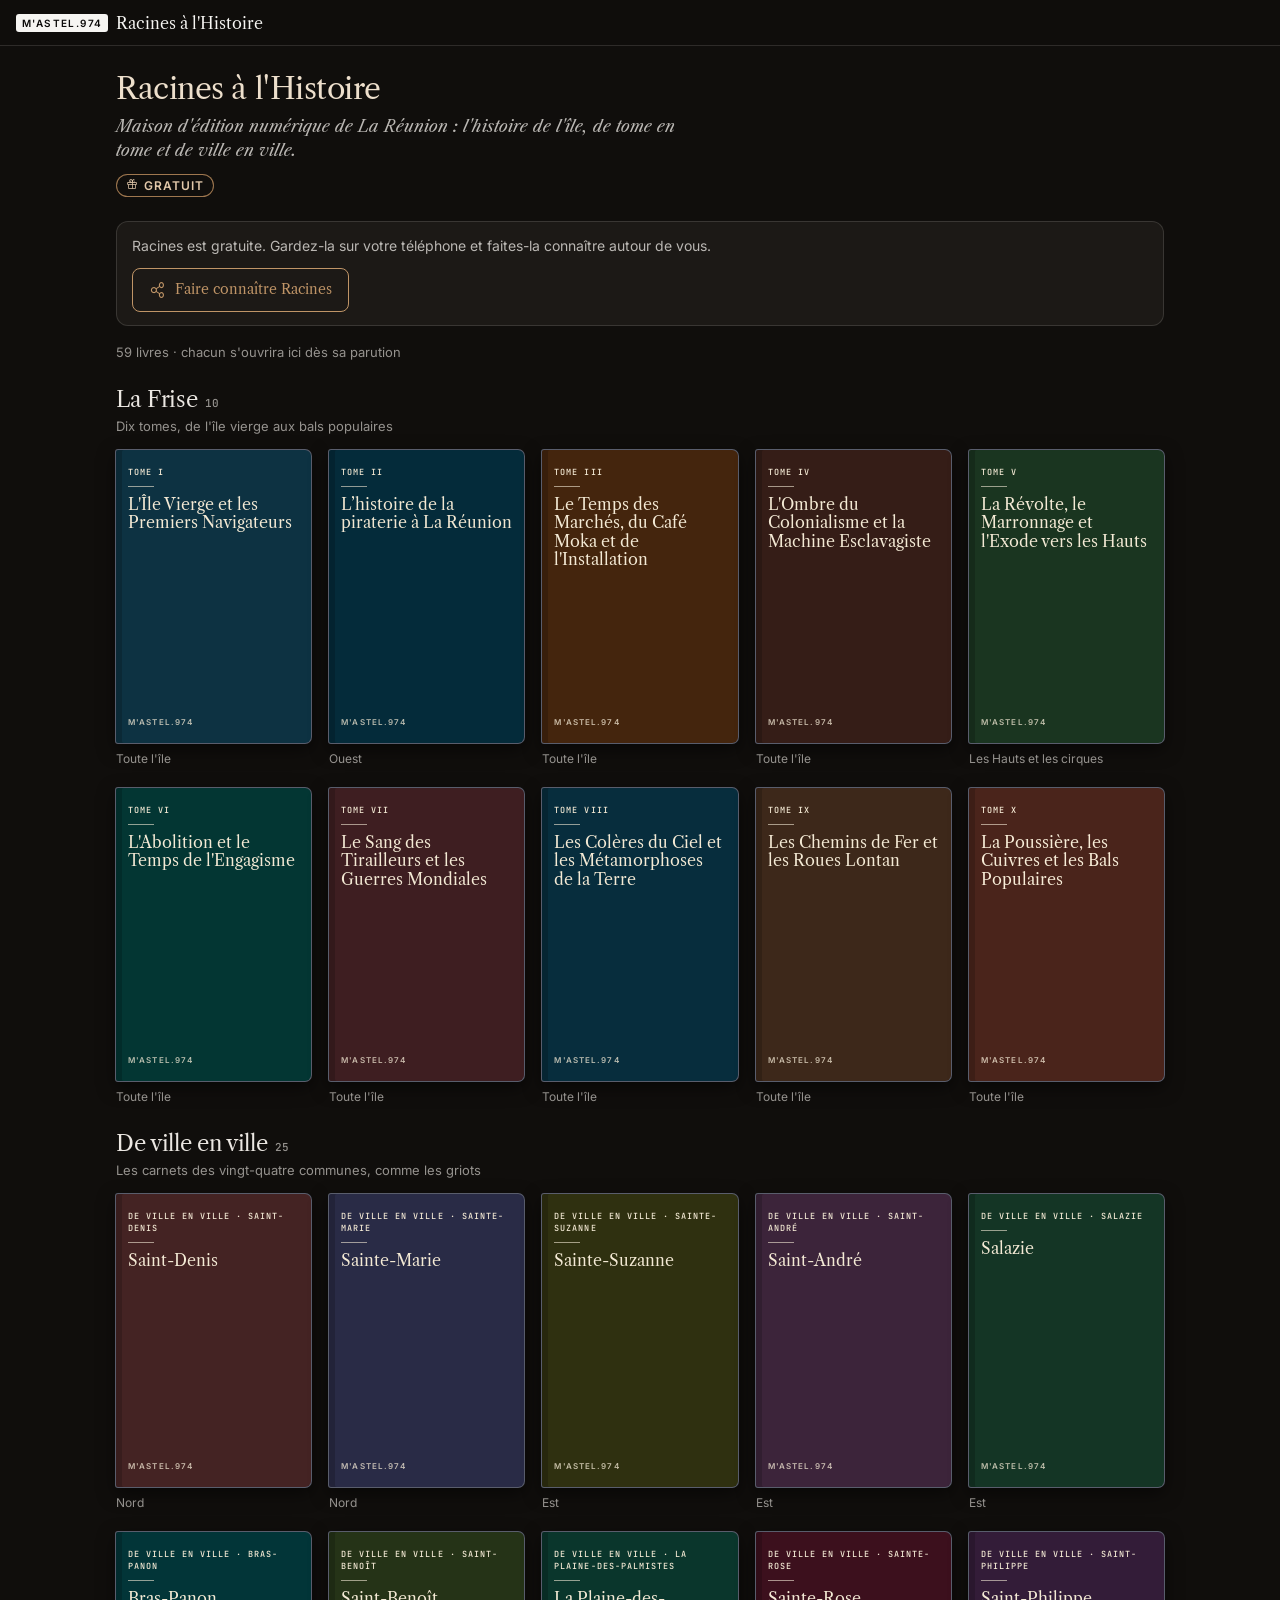
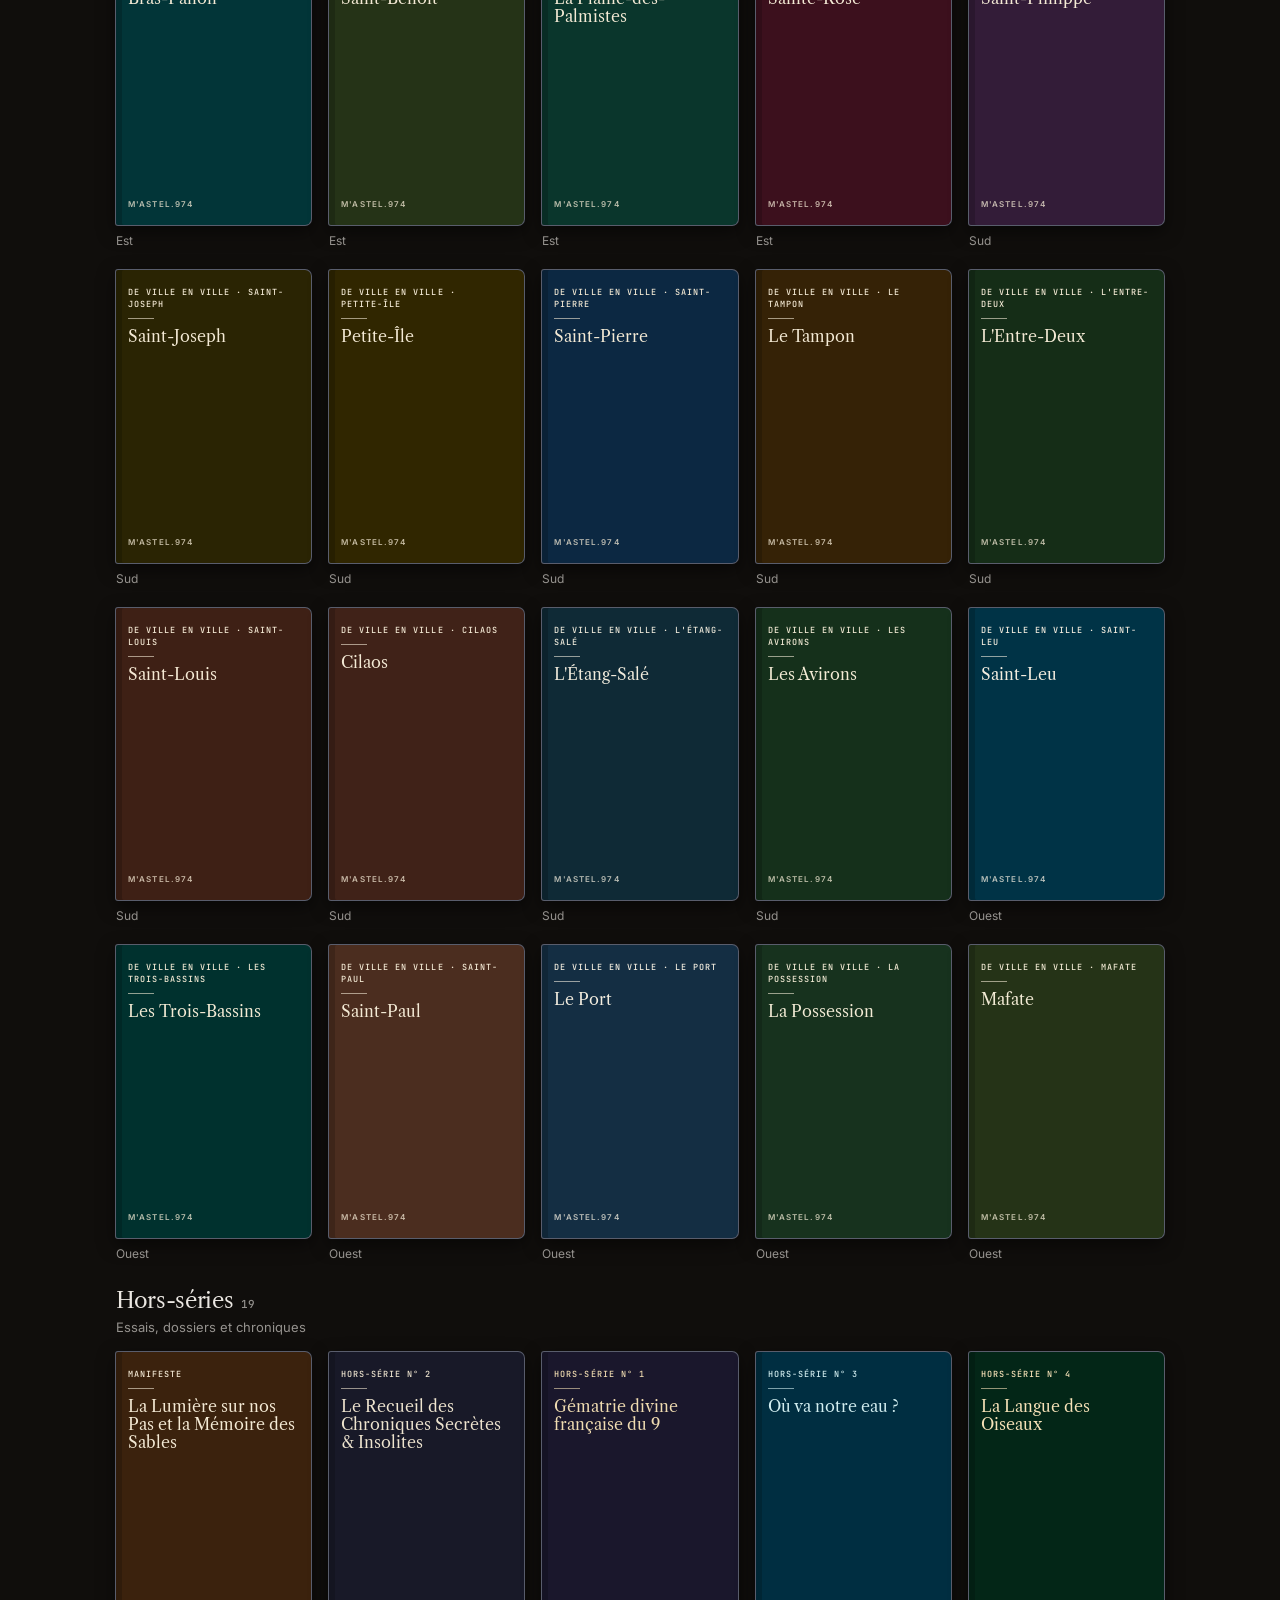
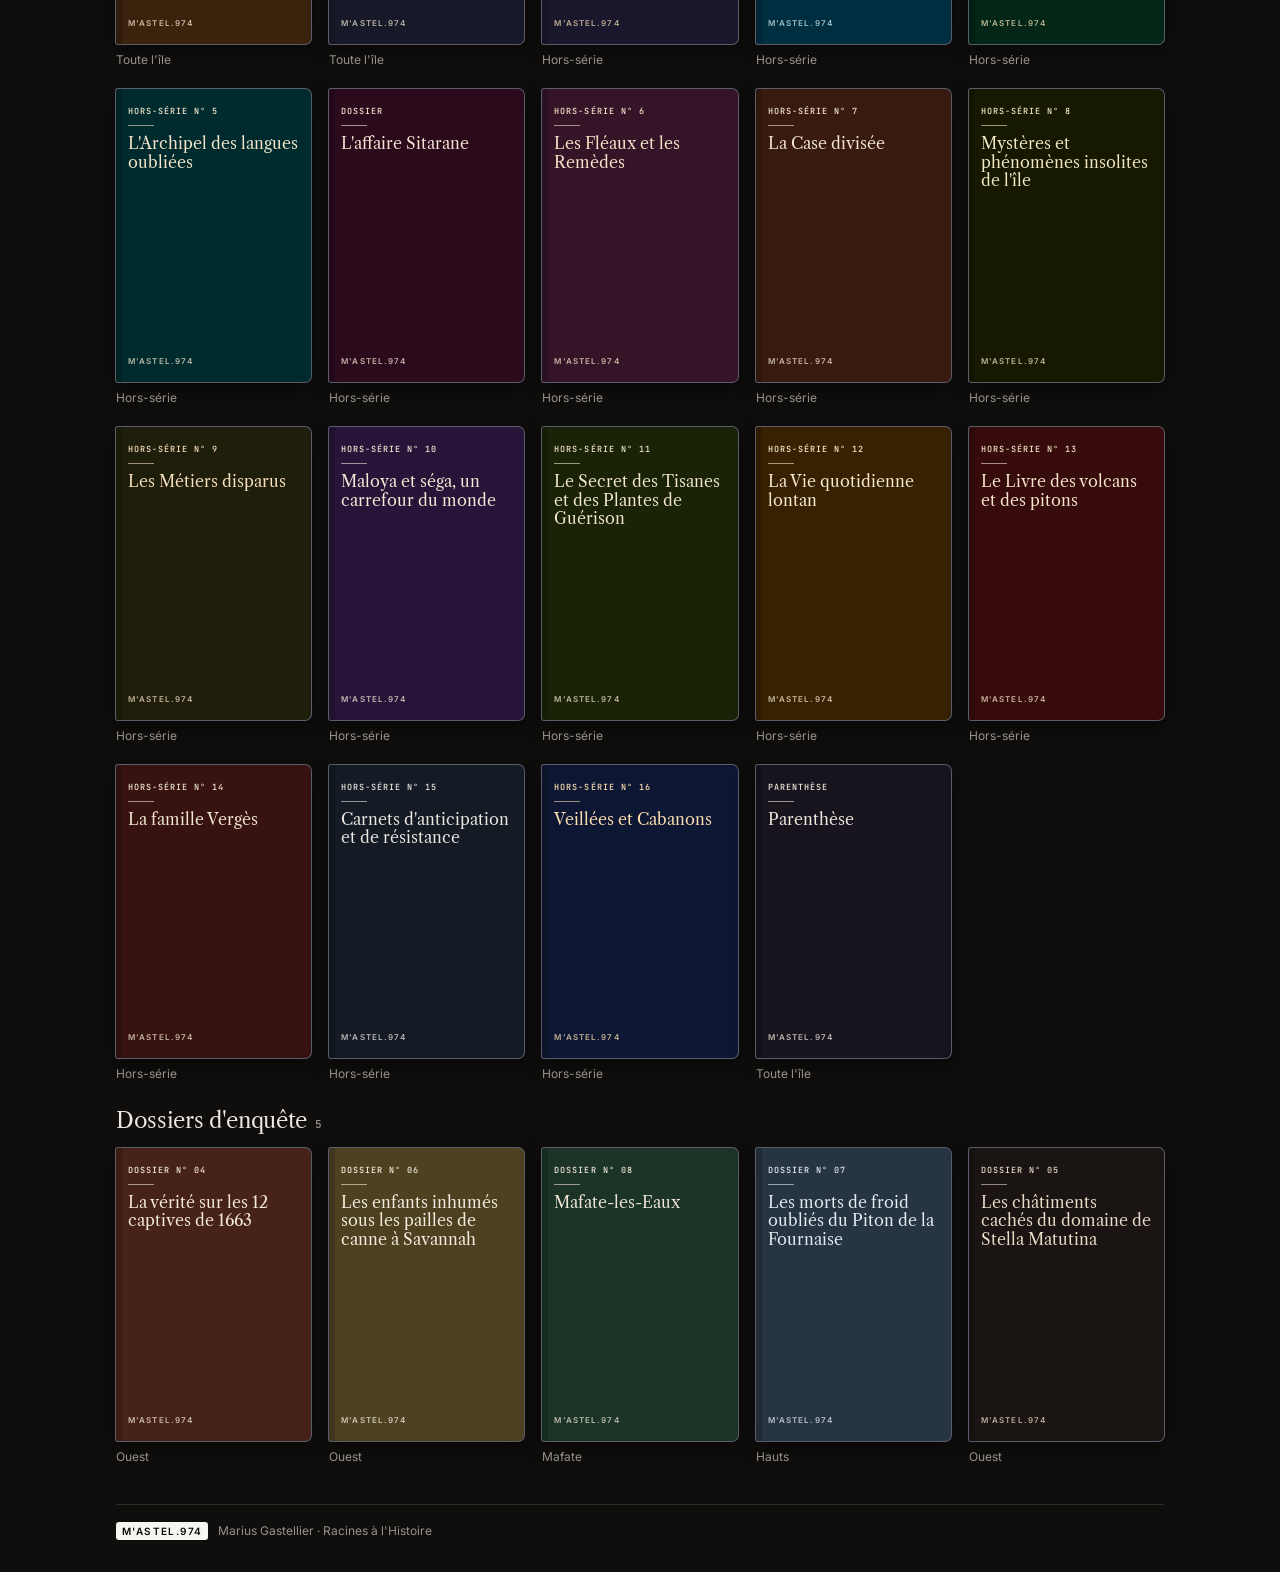
<file: index.html>
<!DOCTYPE html>
<html lang="fr">
<head>
<meta charset="utf-8">
<meta name="viewport" content="width=device-width, initial-scale=1, viewport-fit=cover">
<title>Racines à l'Histoire</title>
<meta name="description" content="M'ASTEL.974 · Racines à l'Histoire — maison d'édition numérique de La Réunion. Gratuit.">
<!-- Appli installable sur le téléphone (n° 279) : manifeste, couleur, icône iPhone, petit service sans mémoire -->
<link rel="manifest" href="manifest.webmanifest">
<meta name="theme-color" content="#181613">
<link rel="apple-touch-icon" href="icones/icone-apple-180.png">
<link rel="icon" type="image/png" href="icones/icone-192.png">
<link rel="stylesheet" href="css/nocturne.css">
<link rel="stylesheet" href="vendor/phosphor/regular/style.css">
<link rel="stylesheet" href="css/theme.css">
<link rel="stylesheet" href="css/telephone.css">
<script>
  if ('serviceWorker' in navigator) window.addEventListener('load', function () { navigator.serviceWorker.register('sw.js').catch(function () {}); });
</script>
</head>
<body>
<header class="tel-barre">
  <span class="marque"><span class="marque-sigle">M'ASTEL.974</span><span class="marque-nom">Racines à l'Histoire</span></span>
</header>
<main class="tel-page">
  <section class="tel-accueil">
    <h1>Racines à l'Histoire</h1>
    <p class="tel-chapeau">Maison d'édition numérique de La Réunion : l'histoire de l'île, de tome en tome et de ville en ville.</p>
    <p class="tel-gratuit"><i class="ph ph-gift"></i> Gratuit</p>
  </section>
  <section class="tel-appli" data-bloc="appli-telephone"></section>
  <p class="tel-compte" data-compte></p>
  <div class="tel-collection" data-collection></div>
  <footer class="tel-pied">
    <span class="marque-sigle">M'ASTEL.974</span>
    <span>Marius Gastellier · Racines à l'Histoire</span>
  </footer>
</main>
<dialog class="tel-fiche" data-fiche></dialog>
<script type="module" src="js/vitrine.js"></script>
<script type="module" src="js/appli-telephone.js"></script>
</body>
</html>
</file>
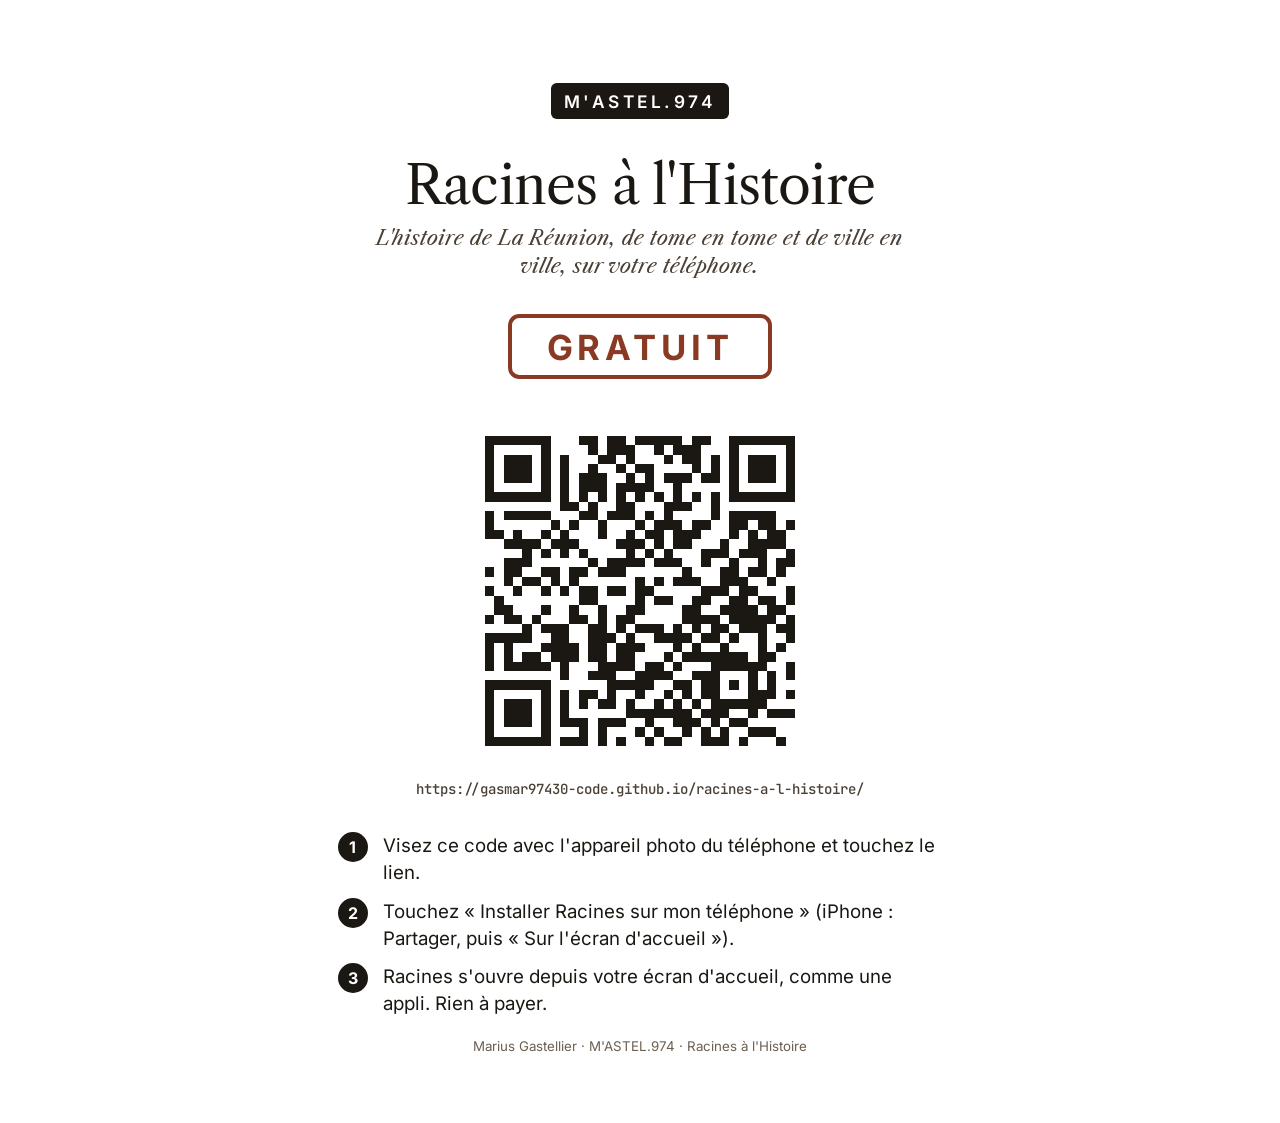
<file: affiche.html>
<!DOCTYPE html>
<html lang="fr">
<head>
<meta charset="utf-8">
<meta name="viewport" content="width=device-width, initial-scale=1">
<title>Affiche · Racines à l'Histoire</title>
<!-- Affiche d'une page à imprimer (n° 279) : nom, « gratuit », QR de l'adresse, 3 lignes. Papier blanc, encre sombre. -->
<link rel="stylesheet" href="css/nocturne.css">
<style>
  @page { size: A4 portrait; margin: 0; }
  html, body { margin: 0; background: #fff; color: #1b1712; }
  .affiche { width: 210mm; height: 297mm; margin: 0 auto; padding: 22mm 20mm 18mm; box-sizing: border-box; display: flex; flex-direction: column; align-items: center; text-align: center; }
  .sigle { font: 600 13pt 'Inter', sans-serif; letter-spacing: .2em; background: #1b1712; color: #fff; padding: 2mm 3.5mm; border-radius: 1.5mm; }
  h1 { margin: 10mm 0 3mm; font: 400 40pt/1.05 'Libre Caslon Text', Georgia, serif; }
  .chapeau { margin: 0; font: italic 400 15pt/1.4 'Libre Caslon Text', Georgia, serif; color: #4a4036; max-width: 150mm; }
  .gratuit { margin: 9mm 0 0; font: 700 26pt 'Inter', sans-serif; letter-spacing: .14em; text-transform: uppercase; color: #8a3a22; border: 1.2mm solid #8a3a22; padding: 2mm 9mm; border-radius: 3mm; }
  .qr { margin: 10mm 0 4mm; width: 92mm; height: 92mm; }
  .qr img { width: 100%; height: 100%; display: block; }
  .adresse { font: 500 10.5pt 'JetBrains Mono', monospace; color: #4a4036; word-break: break-all; }
  ol { margin: 9mm 0 0; padding: 0; list-style: none; counter-reset: n; text-align: left; font: 400 14pt/1.45 'Inter', sans-serif; max-width: 160mm; }
  ol li { counter-increment: n; display: flex; gap: 4mm; margin: 0 0 3mm; }
  ol li::before { content: counter(n); flex: none; width: 8mm; height: 8mm; border-radius: 50%; background: #1b1712; color: #fff; font: 700 12pt/8mm 'Inter', sans-serif; text-align: center; }
  .pied { margin-top: auto; font: 400 10pt 'Inter', sans-serif; color: #6b5f52; }
</style>
</head>
<body>
<div class="affiche">
  <span class="sigle">M'ASTEL.974</span>
  <h1>Racines à l'Histoire</h1>
  <p class="chapeau">L'histoire de La Réunion, de tome en tome et de ville en ville, sur votre téléphone.</p>
  <p class="gratuit">Gratuit</p>
  <div class="qr"><img src="qr-adresse.svg" alt="Code QR de l'adresse de l'appli"></div>
  <div class="adresse" data-adresse>https://gasmar97430-code.github.io/racines-a-l-histoire/</div>
  <ol>
    <li>Visez ce code avec l'appareil photo du téléphone et touchez le lien.</li>
    <li>Touchez « Installer Racines sur mon téléphone » (iPhone : Partager, puis « Sur l'écran d'accueil »).</li>
    <li>Racines s'ouvre depuis votre écran d'accueil, comme une appli. Rien à payer.</li>
  </ol>
  <div class="pied">Marius Gastellier · M'ASTEL.974 · Racines à l'Histoire</div>
</div>
</body>
</html>
</file>
<file: css/nocturne.css>
﻿/* ---- NOCTURNE ---- design system de la maquette (copie conforme, polices rendues locales) */
/* Nocturne — design-system tokens and component classes. This file is the source of truth for the system's look; retune it here and see readme.md. */
/* cyrillic-ext */
@font-face {
  font-family: 'Inter';
  font-style: normal;
  font-weight: 400;
  font-display: swap;
  src: url("../fonts/2a626ebf-9741-4027-ade9-30680269c635.woff2") format('woff2');
  unicode-range: U+0460-052F, U+1C80-1C8A, U+20B4, U+2DE0-2DFF, U+A640-A69F, U+FE2E-FE2F;
}
/* cyrillic */
@font-face {
  font-family: 'Inter';
  font-style: normal;
  font-weight: 400;
  font-display: swap;
  src: url("../fonts/df496ca6-4b0f-4771-807b-ca6a6b8d53fa.woff2") format('woff2');
  unicode-range: U+0301, U+0400-045F, U+0490-0491, U+04B0-04B1, U+2116;
}
/* greek-ext */
@font-face {
  font-family: 'Inter';
  font-style: normal;
  font-weight: 400;
  font-display: swap;
  src: url("../fonts/191db467-9bf9-4498-8081-860dca6e6936.woff2") format('woff2');
  unicode-range: U+1F00-1FFF;
}
/* greek */
@font-face {
  font-family: 'Inter';
  font-style: normal;
  font-weight: 400;
  font-display: swap;
  src: url("../fonts/7fdc4c8b-658e-468c-bd44-be376d77bb8d.woff2") format('woff2');
  unicode-range: U+0370-0377, U+037A-037F, U+0384-038A, U+038C, U+038E-03A1, U+03A3-03FF;
}
/* vietnamese */
@font-face {
  font-family: 'Inter';
  font-style: normal;
  font-weight: 400;
  font-display: swap;
  src: url("../fonts/6b511335-1a81-4090-a2c0-6189093bd7c9.woff2") format('woff2');
  unicode-range: U+0102-0103, U+0110-0111, U+0128-0129, U+0168-0169, U+01A0-01A1, U+01AF-01B0, U+0300-0301, U+0303-0304, U+0308-0309, U+0323, U+0329, U+1EA0-1EF9, U+20AB;
}
/* latin-ext */
@font-face {
  font-family: 'Inter';
  font-style: normal;
  font-weight: 400;
  font-display: swap;
  src: url("../fonts/3ffedf2d-c446-4a04-a2bf-2a823e09782e.woff2") format('woff2');
  unicode-range: U+0100-02BA, U+02BD-02C5, U+02C7-02CC, U+02CE-02D7, U+02DD-02FF, U+0304, U+0308, U+0329, U+1D00-1DBF, U+1E00-1E9F, U+1EF2-1EFF, U+2020, U+20A0-20AB, U+20AD-20C0, U+2113, U+2C60-2C7F, U+A720-A7FF;
}
/* latin */
@font-face {
  font-family: 'Inter';
  font-style: normal;
  font-weight: 400;
  font-display: swap;
  src: url("../fonts/3825b7ee-9f68-4357-931e-4cc0fdd1a8f6.woff2") format('woff2');
  unicode-range: U+0000-00FF, U+0131, U+0152-0153, U+02BB-02BC, U+02C6, U+02DA, U+02DC, U+0304, U+0308, U+0329, U+2000-206F, U+20AC, U+2122, U+2191, U+2193, U+2212, U+2215, U+FEFF, U+FFFD;
}
/* cyrillic-ext */
@font-face {
  font-family: 'Inter';
  font-style: normal;
  font-weight: 500;
  font-display: swap;
  src: url("../fonts/2a626ebf-9741-4027-ade9-30680269c635.woff2") format('woff2');
  unicode-range: U+0460-052F, U+1C80-1C8A, U+20B4, U+2DE0-2DFF, U+A640-A69F, U+FE2E-FE2F;
}
/* cyrillic */
@font-face {
  font-family: 'Inter';
  font-style: normal;
  font-weight: 500;
  font-display: swap;
  src: url("../fonts/df496ca6-4b0f-4771-807b-ca6a6b8d53fa.woff2") format('woff2');
  unicode-range: U+0301, U+0400-045F, U+0490-0491, U+04B0-04B1, U+2116;
}
/* greek-ext */
@font-face {
  font-family: 'Inter';
  font-style: normal;
  font-weight: 500;
  font-display: swap;
  src: url("../fonts/191db467-9bf9-4498-8081-860dca6e6936.woff2") format('woff2');
  unicode-range: U+1F00-1FFF;
}
/* greek */
@font-face {
  font-family: 'Inter';
  font-style: normal;
  font-weight: 500;
  font-display: swap;
  src: url("../fonts/7fdc4c8b-658e-468c-bd44-be376d77bb8d.woff2") format('woff2');
  unicode-range: U+0370-0377, U+037A-037F, U+0384-038A, U+038C, U+038E-03A1, U+03A3-03FF;
}
/* vietnamese */
@font-face {
  font-family: 'Inter';
  font-style: normal;
  font-weight: 500;
  font-display: swap;
  src: url("../fonts/6b511335-1a81-4090-a2c0-6189093bd7c9.woff2") format('woff2');
  unicode-range: U+0102-0103, U+0110-0111, U+0128-0129, U+0168-0169, U+01A0-01A1, U+01AF-01B0, U+0300-0301, U+0303-0304, U+0308-0309, U+0323, U+0329, U+1EA0-1EF9, U+20AB;
}
/* latin-ext */
@font-face {
  font-family: 'Inter';
  font-style: normal;
  font-weight: 500;
  font-display: swap;
  src: url("../fonts/3ffedf2d-c446-4a04-a2bf-2a823e09782e.woff2") format('woff2');
  unicode-range: U+0100-02BA, U+02BD-02C5, U+02C7-02CC, U+02CE-02D7, U+02DD-02FF, U+0304, U+0308, U+0329, U+1D00-1DBF, U+1E00-1E9F, U+1EF2-1EFF, U+2020, U+20A0-20AB, U+20AD-20C0, U+2113, U+2C60-2C7F, U+A720-A7FF;
}
/* latin */
@font-face {
  font-family: 'Inter';
  font-style: normal;
  font-weight: 500;
  font-display: swap;
  src: url("../fonts/3825b7ee-9f68-4357-931e-4cc0fdd1a8f6.woff2") format('woff2');
  unicode-range: U+0000-00FF, U+0131, U+0152-0153, U+02BB-02BC, U+02C6, U+02DA, U+02DC, U+0304, U+0308, U+0329, U+2000-206F, U+20AC, U+2122, U+2191, U+2193, U+2212, U+2215, U+FEFF, U+FFFD;
}
/* cyrillic-ext */
@font-face {
  font-family: 'Inter';
  font-style: normal;
  font-weight: 600;
  font-display: swap;
  src: url("../fonts/2a626ebf-9741-4027-ade9-30680269c635.woff2") format('woff2');
  unicode-range: U+0460-052F, U+1C80-1C8A, U+20B4, U+2DE0-2DFF, U+A640-A69F, U+FE2E-FE2F;
}
/* cyrillic */
@font-face {
  font-family: 'Inter';
  font-style: normal;
  font-weight: 600;
  font-display: swap;
  src: url("../fonts/df496ca6-4b0f-4771-807b-ca6a6b8d53fa.woff2") format('woff2');
  unicode-range: U+0301, U+0400-045F, U+0490-0491, U+04B0-04B1, U+2116;
}
/* greek-ext */
@font-face {
  font-family: 'Inter';
  font-style: normal;
  font-weight: 600;
  font-display: swap;
  src: url("../fonts/191db467-9bf9-4498-8081-860dca6e6936.woff2") format('woff2');
  unicode-range: U+1F00-1FFF;
}
/* greek */
@font-face {
  font-family: 'Inter';
  font-style: normal;
  font-weight: 600;
  font-display: swap;
  src: url("../fonts/7fdc4c8b-658e-468c-bd44-be376d77bb8d.woff2") format('woff2');
  unicode-range: U+0370-0377, U+037A-037F, U+0384-038A, U+038C, U+038E-03A1, U+03A3-03FF;
}
/* vietnamese */
@font-face {
  font-family: 'Inter';
  font-style: normal;
  font-weight: 600;
  font-display: swap;
  src: url("../fonts/6b511335-1a81-4090-a2c0-6189093bd7c9.woff2") format('woff2');
  unicode-range: U+0102-0103, U+0110-0111, U+0128-0129, U+0168-0169, U+01A0-01A1, U+01AF-01B0, U+0300-0301, U+0303-0304, U+0308-0309, U+0323, U+0329, U+1EA0-1EF9, U+20AB;
}
/* latin-ext */
@font-face {
  font-family: 'Inter';
  font-style: normal;
  font-weight: 600;
  font-display: swap;
  src: url("../fonts/3ffedf2d-c446-4a04-a2bf-2a823e09782e.woff2") format('woff2');
  unicode-range: U+0100-02BA, U+02BD-02C5, U+02C7-02CC, U+02CE-02D7, U+02DD-02FF, U+0304, U+0308, U+0329, U+1D00-1DBF, U+1E00-1E9F, U+1EF2-1EFF, U+2020, U+20A0-20AB, U+20AD-20C0, U+2113, U+2C60-2C7F, U+A720-A7FF;
}
/* latin */
@font-face {
  font-family: 'Inter';
  font-style: normal;
  font-weight: 600;
  font-display: swap;
  src: url("../fonts/3825b7ee-9f68-4357-931e-4cc0fdd1a8f6.woff2") format('woff2');
  unicode-range: U+0000-00FF, U+0131, U+0152-0153, U+02BB-02BC, U+02C6, U+02DA, U+02DC, U+0304, U+0308, U+0329, U+2000-206F, U+20AC, U+2122, U+2191, U+2193, U+2212, U+2215, U+FEFF, U+FFFD;
}
/* cyrillic-ext */
@font-face {
  font-family: 'Inter';
  font-style: normal;
  font-weight: 700;
  font-display: swap;
  src: url("../fonts/2a626ebf-9741-4027-ade9-30680269c635.woff2") format('woff2');
  unicode-range: U+0460-052F, U+1C80-1C8A, U+20B4, U+2DE0-2DFF, U+A640-A69F, U+FE2E-FE2F;
}
/* cyrillic */
@font-face {
  font-family: 'Inter';
  font-style: normal;
  font-weight: 700;
  font-display: swap;
  src: url("../fonts/df496ca6-4b0f-4771-807b-ca6a6b8d53fa.woff2") format('woff2');
  unicode-range: U+0301, U+0400-045F, U+0490-0491, U+04B0-04B1, U+2116;
}
/* greek-ext */
@font-face {
  font-family: 'Inter';
  font-style: normal;
  font-weight: 700;
  font-display: swap;
  src: url("../fonts/191db467-9bf9-4498-8081-860dca6e6936.woff2") format('woff2');
  unicode-range: U+1F00-1FFF;
}
/* greek */
@font-face {
  font-family: 'Inter';
  font-style: normal;
  font-weight: 700;
  font-display: swap;
  src: url("../fonts/7fdc4c8b-658e-468c-bd44-be376d77bb8d.woff2") format('woff2');
  unicode-range: U+0370-0377, U+037A-037F, U+0384-038A, U+038C, U+038E-03A1, U+03A3-03FF;
}
/* vietnamese */
@font-face {
  font-family: 'Inter';
  font-style: normal;
  font-weight: 700;
  font-display: swap;
  src: url("../fonts/6b511335-1a81-4090-a2c0-6189093bd7c9.woff2") format('woff2');
  unicode-range: U+0102-0103, U+0110-0111, U+0128-0129, U+0168-0169, U+01A0-01A1, U+01AF-01B0, U+0300-0301, U+0303-0304, U+0308-0309, U+0323, U+0329, U+1EA0-1EF9, U+20AB;
}
/* latin-ext */
@font-face {
  font-family: 'Inter';
  font-style: normal;
  font-weight: 700;
  font-display: swap;
  src: url("../fonts/3ffedf2d-c446-4a04-a2bf-2a823e09782e.woff2") format('woff2');
  unicode-range: U+0100-02BA, U+02BD-02C5, U+02C7-02CC, U+02CE-02D7, U+02DD-02FF, U+0304, U+0308, U+0329, U+1D00-1DBF, U+1E00-1E9F, U+1EF2-1EFF, U+2020, U+20A0-20AB, U+20AD-20C0, U+2113, U+2C60-2C7F, U+A720-A7FF;
}
/* latin */
@font-face {
  font-family: 'Inter';
  font-style: normal;
  font-weight: 700;
  font-display: swap;
  src: url("../fonts/3825b7ee-9f68-4357-931e-4cc0fdd1a8f6.woff2") format('woff2');
  unicode-range: U+0000-00FF, U+0131, U+0152-0153, U+02BB-02BC, U+02C6, U+02DA, U+02DC, U+0304, U+0308, U+0329, U+2000-206F, U+20AC, U+2122, U+2191, U+2193, U+2212, U+2215, U+FEFF, U+FFFD;
}


:root {
  --color-bg: #161826;
  --color-surface: #232532;
  --color-text: #e9e9ed;
  --color-accent: #9184d9; /* review round 7 (Barron): the accent moves to
     the product's blurple — OKLCH hue 289.2, the hue of the app's own Pro
     accent (#9a8fe0, --om-accent-pro) — at the same lightness the steel
     accent held (L 0.660, so the documented ratios survive) and chroma
     in the product blurple's own range (its token sits at C 0.118; the
     accent takes 0.125, from the old steel's 0.030):
     the accent now reads as an accent rather than another neutral. */
  --color-accent-2: #a7a1db; /* the machine-derived stand-in follows: same
     hue, same L 0.734, chroma at the same 2:3 proportion it held */
  --color-divider: color-mix(in srgb, #e9e9ed 16%, transparent);

  /* Tonal ramps — generated in OKLCH on one shared lightness scale, so the
     same step of any role matches the others in visual value. */
  --color-neutral-100: #f3f5fe;
  --color-neutral-200: #e4e7f5;
  --color-neutral-300: #cfd3e5;
  --color-neutral-400: #b2b6ca;
  --color-neutral-500: #9397ab;
  --color-neutral-600: #75798c;
  --color-neutral-700: #595d6c;
  --color-neutral-800: #3f424d;
  --color-neutral-900: #292b31;

  --color-accent-100: #f5f4ff;
  --color-accent-200: #e7e5fe;
  --color-accent-300: #d2cefd;
  --color-accent-400: #b5abfc;
  --color-accent-500: #968ae0;
  --color-accent-600: #796cbf;
  --color-accent-700: #5d5294;
  --color-accent-800: #423a6a;
  --color-accent-900: #2b2741;

  --color-accent-2-100: #f5f4ff;
  --color-accent-2-200: #e7e5fe;
  --color-accent-2-300: #d2cefd;
  --color-accent-2-400: #b5afe8;
  --color-accent-2-500: #9690c9;
  --color-accent-2-600: #7972a9;
  --color-accent-2-700: #5c5783;
  --color-accent-2-800: #423e5d;
  --color-accent-2-900: #2b293a;

  /* Deck section-divider ground — review round 3: saturation as presence.
     Dividers take a saturated deep indigo (hue 277, the neutral ramp's own
     family; C 0.094 — written when the accent held C 0.030, before the
     round-7 blurple raised it past the ground's) with a lighter bloom and
     a ghost tint of the same hue, while the slide grounds stay
     desaturated. Deck-scale fills only — not interface colors. */
  --color-section: #262a60;
  --color-section-glow: #353b80;
  --color-section-ghost: #4c5397;

  --font-heading: "Inter", system-ui, sans-serif;
  --font-heading-weight: 500;
  --font-body: "Inter", system-ui, sans-serif;

  --space-1: 2.8px;
  --space-2: 5.6px;
  --space-3: 8.4px;
  --space-4: 11.2px;
  --space-6: 16.8px;
  --space-8: 22.4px;

  --radius-sm: 4px;
  --radius-md: 8px;
  --radius-lg: 14px;

  /* Elevation — derived from the ground: soft ink-tinted shadows on a
     light theme, a hairline edge + ambient darkness on a dark one. */
  --shadow-sm: 0 0 0 1px #3f424d;
  --shadow-md: 0 0 0 1px #595d6c, 0 6px 18px rgba(0,0,0,0.55);
  --shadow-lg: 0 0 0 1px #9397ab, 0 16px 40px rgba(0,0,0,0.65);
}

body {
  background: var(--color-bg);
  color: var(--color-text);
  font-family: var(--font-body);
}
h1, h2, h3, h4 { font-family: var(--font-heading); font-weight: var(--font-heading-weight); }

.lighten{mix-blend-mode:lighten;background-color:transparent}

/* ══════════════════════════════════════════════════════════════════════════
   Components — built with the tokens above. Plain CSS
   on plain HTML: no JavaScript, no build step. Each class is documented in
   readme.md and demonstrated in foundations/ and components/.
   ══════════════════════════════════════════════════════════════════════ */

*, *::before, *::after { box-sizing: border-box; }
body { margin: 0; font-size: 15px; line-height: 1.55; font-weight: 400; }
h1, h2, h3, h4, h5, h6 {
  font-family: var(--font-heading); font-weight: var(--font-heading-weight);
  line-height: 1.12; letter-spacing: -0.015em; margin: 0 0 var(--space-2);
}
h1 { font-size: 42px; }
h2 { font-size: 32px; }
h3 { font-size: 25px; }
h4 { font-size: 20px; }
h5 { font-size: 16px; }
h6 { font-size: 13px; }
h6 { letter-spacing: 0.08em; text-transform: uppercase; }
p { margin: 0 0 var(--space-3); }
a { color: var(--color-accent); text-underline-offset: 3px; }
img { display: block; max-width: 100%; }
figure { margin: 0; }
figcaption {
  font-size: 11px; margin-top: var(--space-1);
  color: color-mix(in srgb, var(--color-text) 55%, transparent);
}
.text-muted { color: color-mix(in srgb, var(--color-text) 55%, transparent); }
:focus { outline: none; }
:focus-visible { outline: 2px solid var(--color-accent); outline-offset: 2px; }
::selection { background: color-mix(in srgb, var(--color-accent) 30%, transparent); }

/* — rules — */
/* Rules fade to transparent at both ends instead of stopping cleanly — a
   Nocturne signature. The ramp is 48px an end (one deck baseline unit),
   painted from the same divider token. Freestanding rules fade; box
   outlines, in-control separators, and short accent marks stay solid. */
.hr {
  height: 1px; border: 0; margin: var(--space-4) 0;
  background: linear-gradient(to right,
    transparent, var(--color-divider) 48px,
    var(--color-divider) calc(100% - 48px), transparent);
}

/* — buttons — */
.btn {
  display: inline-flex; align-items: center; justify-content: center; gap: 6px;
  cursor: pointer; text-decoration: none;
  font-family: var(--font-heading); font-weight: var(--font-heading-weight);
  font-size: 14px; line-height: 1.2; color: var(--color-text); /* matches the .input's 14px —
     the pair sits side by side in sign-up rows */
  background: transparent; border: 1px solid transparent;
  padding: var(--space-2) calc(var(--space-3) * 1.2);
  border-radius: var(--radius-md);
}
.btn svg { display: block; }
.btn:disabled { opacity: 0.45; cursor: not-allowed; }
.btn-primary { color: var(--color-accent); border-color: var(--color-accent); }
.btn-primary:hover { background: color-mix(in srgb, var(--color-accent) 12%, transparent); }
.btn-primary:active { background: color-mix(in srgb, var(--color-accent) 22%, transparent); }
.btn-secondary { border-color: var(--color-divider); }
.btn-secondary:hover { background: color-mix(in srgb, var(--color-text) 7%, transparent); }
.btn-secondary:active { background: color-mix(in srgb, var(--color-text) 14%, transparent); }
.btn-ghost { color: var(--color-accent); padding-inline: var(--space-1); }
.btn-ghost:hover { background: color-mix(in srgb, var(--color-accent) 10%, transparent); }
.btn-ghost:active { background: color-mix(in srgb, var(--color-accent) 18%, transparent); }
.btn-icon { width: 36px; height: 36px; padding: 0; }
.btn-block { width: 100%; margin-top: var(--space-2); }

/* — forms — */
.field > label {
  display: block; font-size: 12px; margin-bottom: 5px;
  color: color-mix(in srgb, var(--color-text) 70%, transparent);
}
.input {
  width: 100%; min-height: 36px; padding: 6px 10px; font: inherit;
  font-size: 14px; color: var(--color-text); caret-color: var(--color-accent);
  background: var(--color-surface);
  border: 1px solid var(--color-divider); border-radius: var(--radius-md);
}
.input:hover { border-color: color-mix(in srgb, var(--color-text) 45%, transparent); }
.input:focus-visible { border-color: var(--color-accent); outline-offset: 0; }
textarea.input { min-height: 90px; resize: vertical; }
.radio { display: inline-flex; align-items: center; gap: 8px; cursor: pointer; font-size: 14px; }
.radio input, .seg-opt input {
  position: absolute; opacity: 0; width: 0; height: 0; pointer-events: none;
}
.radio .dot {
  width: 16px; height: 16px; flex: none; border-radius: 50%;
  border: 1.5px solid var(--color-divider);
}
.radio:hover .dot { border-color: var(--color-accent); }
.radio input:checked + .dot {
  border-color: var(--color-accent); background: var(--color-accent);
  box-shadow: inset 0 0 0 4px var(--color-bg);
}
.radio input:focus-visible + .dot { outline: 2px solid var(--color-accent); outline-offset: 2px; }
.seg {
  display: inline-flex; overflow: hidden;
  border: 1px solid var(--color-divider); border-radius: var(--radius-md);
}
.seg-opt {
  display: inline-flex; align-items: center; gap: 6px;
  padding: 7px 12px; font-size: 13px; cursor: pointer;
}
.seg-opt + .seg-opt { border-left: 1px solid var(--color-divider); }
.seg-opt:has(input:checked) { color: var(--color-accent); box-shadow: inset 0 0 0 1px var(--color-accent); }
.seg-opt:not(:has(input:checked)):hover { background: color-mix(in srgb, var(--color-text) 7%, transparent); }
.seg-opt:has(input:focus-visible) { outline: 2px solid var(--color-accent); outline-offset: -2px; }

/* — cards — */
.card {
  display: flex; flex-direction: column; gap: var(--space-2);
  padding: var(--space-3); border-radius: var(--radius-md); background: var(--color-surface);
}
.card-kicker { font-size: 10px; letter-spacing: 0.1em; text-transform: uppercase; color: var(--color-accent); }
.card-title {
  font-family: var(--font-heading); font-weight: var(--font-heading-weight);
  font-size: 17px; line-height: 1.2;
}
.card-body { margin: 0; font-size: 13px; opacity: 0.8; flex: 1; }
.card-meta {
  display: flex; align-items: center; gap: 6px; font-size: 11px;
  color: color-mix(in srgb, var(--color-text) 50%, transparent);
}
.elev-sm { box-shadow: var(--shadow-sm); }
.elev-md { box-shadow: var(--shadow-md); }
.elev-lg { box-shadow: var(--shadow-lg); }

/* — tags — */
.tag {
  display: inline-flex; align-items: center; font-size: 11px;
  letter-spacing: 0.02em; padding: 3px 10px;
  border-radius: calc(var(--radius-md) * 0.75);
}
.tag-accent { background: var(--color-accent-800); color: var(--color-accent-100); }
.tag-accent-2 { background: var(--color-accent-2-800); color: var(--color-accent-2-100); }
.tag-neutral { background: var(--color-neutral-800); color: var(--color-neutral-100); }
.tag-outline { border: 1px solid var(--color-accent); color: var(--color-accent); }

/* — navigation — */
.nav {
  display: flex; align-items: center; gap: var(--space-4);
  padding: var(--space-3) var(--space-4);
  border-bottom: none;
}
.nav-brand {
  font-family: var(--font-heading); font-weight: var(--font-heading-weight);
  font-size: 18px; margin-right: auto;
}
.nav a { color: inherit; text-decoration: none; font-size: 14px; }
.nav a:hover, .nav a[aria-current='page'] { color: var(--color-accent); }

/* — tables — */
.table { width: 100%; border-collapse: collapse; font-size: 14px; }
.table th {
  text-align: left; font-size: 11px; letter-spacing: 0.08em; text-transform: uppercase;
  color: color-mix(in srgb, var(--color-text) 60%, transparent);
  padding: var(--space-2); border-bottom: 1px solid transparent; /* keeps layout; the row paints the fading rule */
}
.table td {
  padding: var(--space-2);
  border-bottom: 1px solid transparent;
}
/* Row rules as row-level strips so the end-fade spans the row, not each cell. */
.table thead tr {
  background: linear-gradient(to right,
    transparent, var(--color-divider) 48px,
    var(--color-divider) calc(100% - 48px), transparent) no-repeat bottom / 100% 1px;
}
.table tbody tr {
  background: linear-gradient(to right,
    transparent, color-mix(in srgb, var(--color-text) 8%, transparent) 48px,
    color-mix(in srgb, var(--color-text) 8%, transparent) calc(100% - 48px), transparent) no-repeat bottom / 100% 1px;
}
.table tbody tr:hover {
  /* the hover tint layers over the row rule, which keeps painting */
  background:
    linear-gradient(color-mix(in srgb, var(--color-text) 4%, transparent),
                    color-mix(in srgb, var(--color-text) 4%, transparent)) no-repeat 0 0 / 100% 100%,
    linear-gradient(to right,
      transparent, color-mix(in srgb, var(--color-text) 8%, transparent) 48px,
      color-mix(in srgb, var(--color-text) 8%, transparent) calc(100% - 48px), transparent) no-repeat bottom / 100% 1px;
}

/* — dialog — */
.dialog-backdrop {
  position: fixed; inset: 0; display: grid; place-items: center;
  padding: var(--space-4);
  background: color-mix(in srgb, var(--color-neutral-900) 50%, transparent);
}
.dialog {
  width: min(440px, 100%); display: flex; flex-direction: column; gap: var(--space-3);
  padding: var(--space-4); border-radius: var(--radius-lg);
  background: var(--color-surface); box-shadow: var(--shadow-lg);
}
.dialog-title {
  font-family: var(--font-heading); font-weight: var(--font-heading-weight);
  font-size: 20px;
}
.dialog-body { font-size: 14px; opacity: 0.85; }
.dialog-actions { display: flex; justify-content: flex-end; gap: var(--space-2); margin-top: var(--space-2); }



/* cyrillic-ext */
@font-face {
  font-family: 'Inter';
  font-style: normal;
  font-weight: 400;
  font-display: swap;
  src: url("../fonts/2a626ebf-9741-4027-ade9-30680269c635.woff2") format('woff2');
  unicode-range: U+0460-052F, U+1C80-1C8A, U+20B4, U+2DE0-2DFF, U+A640-A69F, U+FE2E-FE2F;
}
/* cyrillic */
@font-face {
  font-family: 'Inter';
  font-style: normal;
  font-weight: 400;
  font-display: swap;
  src: url("../fonts/df496ca6-4b0f-4771-807b-ca6a6b8d53fa.woff2") format('woff2');
  unicode-range: U+0301, U+0400-045F, U+0490-0491, U+04B0-04B1, U+2116;
}
/* greek-ext */
@font-face {
  font-family: 'Inter';
  font-style: normal;
  font-weight: 400;
  font-display: swap;
  src: url("../fonts/191db467-9bf9-4498-8081-860dca6e6936.woff2") format('woff2');
  unicode-range: U+1F00-1FFF;
}
/* greek */
@font-face {
  font-family: 'Inter';
  font-style: normal;
  font-weight: 400;
  font-display: swap;
  src: url("../fonts/7fdc4c8b-658e-468c-bd44-be376d77bb8d.woff2") format('woff2');
  unicode-range: U+0370-0377, U+037A-037F, U+0384-038A, U+038C, U+038E-03A1, U+03A3-03FF;
}
/* vietnamese */
@font-face {
  font-family: 'Inter';
  font-style: normal;
  font-weight: 400;
  font-display: swap;
  src: url("../fonts/6b511335-1a81-4090-a2c0-6189093bd7c9.woff2") format('woff2');
  unicode-range: U+0102-0103, U+0110-0111, U+0128-0129, U+0168-0169, U+01A0-01A1, U+01AF-01B0, U+0300-0301, U+0303-0304, U+0308-0309, U+0323, U+0329, U+1EA0-1EF9, U+20AB;
}
/* latin-ext */
@font-face {
  font-family: 'Inter';
  font-style: normal;
  font-weight: 400;
  font-display: swap;
  src: url("../fonts/3ffedf2d-c446-4a04-a2bf-2a823e09782e.woff2") format('woff2');
  unicode-range: U+0100-02BA, U+02BD-02C5, U+02C7-02CC, U+02CE-02D7, U+02DD-02FF, U+0304, U+0308, U+0329, U+1D00-1DBF, U+1E00-1E9F, U+1EF2-1EFF, U+2020, U+20A0-20AB, U+20AD-20C0, U+2113, U+2C60-2C7F, U+A720-A7FF;
}
/* latin */
@font-face {
  font-family: 'Inter';
  font-style: normal;
  font-weight: 400;
  font-display: swap;
  src: url("../fonts/3825b7ee-9f68-4357-931e-4cc0fdd1a8f6.woff2") format('woff2');
  unicode-range: U+0000-00FF, U+0131, U+0152-0153, U+02BB-02BC, U+02C6, U+02DA, U+02DC, U+0304, U+0308, U+0329, U+2000-206F, U+20AC, U+2122, U+2191, U+2193, U+2212, U+2215, U+FEFF, U+FFFD;
}
/* cyrillic-ext */
@font-face {
  font-family: 'Inter';
  font-style: normal;
  font-weight: 500;
  font-display: swap;
  src: url("../fonts/2a626ebf-9741-4027-ade9-30680269c635.woff2") format('woff2');
  unicode-range: U+0460-052F, U+1C80-1C8A, U+20B4, U+2DE0-2DFF, U+A640-A69F, U+FE2E-FE2F;
}
/* cyrillic */
@font-face {
  font-family: 'Inter';
  font-style: normal;
  font-weight: 500;
  font-display: swap;
  src: url("../fonts/df496ca6-4b0f-4771-807b-ca6a6b8d53fa.woff2") format('woff2');
  unicode-range: U+0301, U+0400-045F, U+0490-0491, U+04B0-04B1, U+2116;
}
/* greek-ext */
@font-face {
  font-family: 'Inter';
  font-style: normal;
  font-weight: 500;
  font-display: swap;
  src: url("../fonts/191db467-9bf9-4498-8081-860dca6e6936.woff2") format('woff2');
  unicode-range: U+1F00-1FFF;
}
/* greek */
@font-face {
  font-family: 'Inter';
  font-style: normal;
  font-weight: 500;
  font-display: swap;
  src: url("../fonts/7fdc4c8b-658e-468c-bd44-be376d77bb8d.woff2") format('woff2');
  unicode-range: U+0370-0377, U+037A-037F, U+0384-038A, U+038C, U+038E-03A1, U+03A3-03FF;
}
/* vietnamese */
@font-face {
  font-family: 'Inter';
  font-style: normal;
  font-weight: 500;
  font-display: swap;
  src: url("../fonts/6b511335-1a81-4090-a2c0-6189093bd7c9.woff2") format('woff2');
  unicode-range: U+0102-0103, U+0110-0111, U+0128-0129, U+0168-0169, U+01A0-01A1, U+01AF-01B0, U+0300-0301, U+0303-0304, U+0308-0309, U+0323, U+0329, U+1EA0-1EF9, U+20AB;
}
/* latin-ext */
@font-face {
  font-family: 'Inter';
  font-style: normal;
  font-weight: 500;
  font-display: swap;
  src: url("../fonts/3ffedf2d-c446-4a04-a2bf-2a823e09782e.woff2") format('woff2');
  unicode-range: U+0100-02BA, U+02BD-02C5, U+02C7-02CC, U+02CE-02D7, U+02DD-02FF, U+0304, U+0308, U+0329, U+1D00-1DBF, U+1E00-1E9F, U+1EF2-1EFF, U+2020, U+20A0-20AB, U+20AD-20C0, U+2113, U+2C60-2C7F, U+A720-A7FF;
}
/* latin */
@font-face {
  font-family: 'Inter';
  font-style: normal;
  font-weight: 500;
  font-display: swap;
  src: url("../fonts/3825b7ee-9f68-4357-931e-4cc0fdd1a8f6.woff2") format('woff2');
  unicode-range: U+0000-00FF, U+0131, U+0152-0153, U+02BB-02BC, U+02C6, U+02DA, U+02DC, U+0304, U+0308, U+0329, U+2000-206F, U+20AC, U+2122, U+2191, U+2193, U+2212, U+2215, U+FEFF, U+FFFD;
}
/* cyrillic-ext */
@font-face {
  font-family: 'Inter';
  font-style: normal;
  font-weight: 600;
  font-display: swap;
  src: url("../fonts/2a626ebf-9741-4027-ade9-30680269c635.woff2") format('woff2');
  unicode-range: U+0460-052F, U+1C80-1C8A, U+20B4, U+2DE0-2DFF, U+A640-A69F, U+FE2E-FE2F;
}
/* cyrillic */
@font-face {
  font-family: 'Inter';
  font-style: normal;
  font-weight: 600;
  font-display: swap;
  src: url("../fonts/df496ca6-4b0f-4771-807b-ca6a6b8d53fa.woff2") format('woff2');
  unicode-range: U+0301, U+0400-045F, U+0490-0491, U+04B0-04B1, U+2116;
}
/* greek-ext */
@font-face {
  font-family: 'Inter';
  font-style: normal;
  font-weight: 600;
  font-display: swap;
  src: url("../fonts/191db467-9bf9-4498-8081-860dca6e6936.woff2") format('woff2');
  unicode-range: U+1F00-1FFF;
}
/* greek */
@font-face {
  font-family: 'Inter';
  font-style: normal;
  font-weight: 600;
  font-display: swap;
  src: url("../fonts/7fdc4c8b-658e-468c-bd44-be376d77bb8d.woff2") format('woff2');
  unicode-range: U+0370-0377, U+037A-037F, U+0384-038A, U+038C, U+038E-03A1, U+03A3-03FF;
}
/* vietnamese */
@font-face {
  font-family: 'Inter';
  font-style: normal;
  font-weight: 600;
  font-display: swap;
  src: url("../fonts/6b511335-1a81-4090-a2c0-6189093bd7c9.woff2") format('woff2');
  unicode-range: U+0102-0103, U+0110-0111, U+0128-0129, U+0168-0169, U+01A0-01A1, U+01AF-01B0, U+0300-0301, U+0303-0304, U+0308-0309, U+0323, U+0329, U+1EA0-1EF9, U+20AB;
}
/* latin-ext */
@font-face {
  font-family: 'Inter';
  font-style: normal;
  font-weight: 600;
  font-display: swap;
  src: url("../fonts/3ffedf2d-c446-4a04-a2bf-2a823e09782e.woff2") format('woff2');
  unicode-range: U+0100-02BA, U+02BD-02C5, U+02C7-02CC, U+02CE-02D7, U+02DD-02FF, U+0304, U+0308, U+0329, U+1D00-1DBF, U+1E00-1E9F, U+1EF2-1EFF, U+2020, U+20A0-20AB, U+20AD-20C0, U+2113, U+2C60-2C7F, U+A720-A7FF;
}
/* latin */
@font-face {
  font-family: 'Inter';
  font-style: normal;
  font-weight: 600;
  font-display: swap;
  src: url("../fonts/3825b7ee-9f68-4357-931e-4cc0fdd1a8f6.woff2") format('woff2');
  unicode-range: U+0000-00FF, U+0131, U+0152-0153, U+02BB-02BC, U+02C6, U+02DA, U+02DC, U+0304, U+0308, U+0329, U+2000-206F, U+20AC, U+2122, U+2191, U+2193, U+2212, U+2215, U+FEFF, U+FFFD;
}
/* cyrillic-ext */
@font-face {
  font-family: 'JetBrains Mono';
  font-style: normal;
  font-weight: 400;
  font-display: swap;
  src: url("../fonts/53eeaf38-6bb4-4966-93d2-2ae2034a7051.woff2") format('woff2');
  unicode-range: U+0460-052F, U+1C80-1C8A, U+20B4, U+2DE0-2DFF, U+A640-A69F, U+FE2E-FE2F;
}
/* cyrillic */
@font-face {
  font-family: 'JetBrains Mono';
  font-style: normal;
  font-weight: 400;
  font-display: swap;
  src: url("../fonts/e4f06ce8-fc45-4d38-83fd-1fc24ec4a14a.woff2") format('woff2');
  unicode-range: U+0301, U+0400-045F, U+0490-0491, U+04B0-04B1, U+2116;
}
/* greek */
@font-face {
  font-family: 'JetBrains Mono';
  font-style: normal;
  font-weight: 400;
  font-display: swap;
  src: url("../fonts/8ee4e881-6047-4b02-bc5f-07e352046baf.woff2") format('woff2');
  unicode-range: U+0370-0377, U+037A-037F, U+0384-038A, U+038C, U+038E-03A1, U+03A3-03FF;
}
/* vietnamese */
@font-face {
  font-family: 'JetBrains Mono';
  font-style: normal;
  font-weight: 400;
  font-display: swap;
  src: url("../fonts/8f1c1418-8b23-4c37-a20e-aa35ad0856cb.woff2") format('woff2');
  unicode-range: U+0102-0103, U+0110-0111, U+0128-0129, U+0168-0169, U+01A0-01A1, U+01AF-01B0, U+0300-0301, U+0303-0304, U+0308-0309, U+0323, U+0329, U+1EA0-1EF9, U+20AB;
}
/* latin-ext */
@font-face {
  font-family: 'JetBrains Mono';
  font-style: normal;
  font-weight: 400;
  font-display: swap;
  src: url("../fonts/e887c61f-971d-45d3-82f1-d47471e019c1.woff2") format('woff2');
  unicode-range: U+0100-02BA, U+02BD-02C5, U+02C7-02CC, U+02CE-02D7, U+02DD-02FF, U+0304, U+0308, U+0329, U+1D00-1DBF, U+1E00-1E9F, U+1EF2-1EFF, U+2020, U+20A0-20AB, U+20AD-20C0, U+2113, U+2C60-2C7F, U+A720-A7FF;
}
/* latin */
@font-face {
  font-family: 'JetBrains Mono';
  font-style: normal;
  font-weight: 400;
  font-display: swap;
  src: url("../fonts/6baa6f2f-856d-45e8-a0cf-1e283bb6c662.woff2") format('woff2');
  unicode-range: U+0000-00FF, U+0131, U+0152-0153, U+02BB-02BC, U+02C6, U+02DA, U+02DC, U+0304, U+0308, U+0329, U+2000-206F, U+20AC, U+2122, U+2191, U+2193, U+2212, U+2215, U+FEFF, U+FFFD;
}
/* cyrillic-ext */
@font-face {
  font-family: 'JetBrains Mono';
  font-style: normal;
  font-weight: 500;
  font-display: swap;
  src: url("../fonts/53eeaf38-6bb4-4966-93d2-2ae2034a7051.woff2") format('woff2');
  unicode-range: U+0460-052F, U+1C80-1C8A, U+20B4, U+2DE0-2DFF, U+A640-A69F, U+FE2E-FE2F;
}
/* cyrillic */
@font-face {
  font-family: 'JetBrains Mono';
  font-style: normal;
  font-weight: 500;
  font-display: swap;
  src: url("../fonts/e4f06ce8-fc45-4d38-83fd-1fc24ec4a14a.woff2") format('woff2');
  unicode-range: U+0301, U+0400-045F, U+0490-0491, U+04B0-04B1, U+2116;
}
/* greek */
@font-face {
  font-family: 'JetBrains Mono';
  font-style: normal;
  font-weight: 500;
  font-display: swap;
  src: url("../fonts/8ee4e881-6047-4b02-bc5f-07e352046baf.woff2") format('woff2');
  unicode-range: U+0370-0377, U+037A-037F, U+0384-038A, U+038C, U+038E-03A1, U+03A3-03FF;
}
/* vietnamese */
@font-face {
  font-family: 'JetBrains Mono';
  font-style: normal;
  font-weight: 500;
  font-display: swap;
  src: url("../fonts/8f1c1418-8b23-4c37-a20e-aa35ad0856cb.woff2") format('woff2');
  unicode-range: U+0102-0103, U+0110-0111, U+0128-0129, U+0168-0169, U+01A0-01A1, U+01AF-01B0, U+0300-0301, U+0303-0304, U+0308-0309, U+0323, U+0329, U+1EA0-1EF9, U+20AB;
}
/* latin-ext */
@font-face {
  font-family: 'JetBrains Mono';
  font-style: normal;
  font-weight: 500;
  font-display: swap;
  src: url("../fonts/e887c61f-971d-45d3-82f1-d47471e019c1.woff2") format('woff2');
  unicode-range: U+0100-02BA, U+02BD-02C5, U+02C7-02CC, U+02CE-02D7, U+02DD-02FF, U+0304, U+0308, U+0329, U+1D00-1DBF, U+1E00-1E9F, U+1EF2-1EFF, U+2020, U+20A0-20AB, U+20AD-20C0, U+2113, U+2C60-2C7F, U+A720-A7FF;
}
/* latin */
@font-face {
  font-family: 'JetBrains Mono';
  font-style: normal;
  font-weight: 500;
  font-display: swap;
  src: url("../fonts/6baa6f2f-856d-45e8-a0cf-1e283bb6c662.woff2") format('woff2');
  unicode-range: U+0000-00FF, U+0131, U+0152-0153, U+02BB-02BC, U+02C6, U+02DA, U+02DC, U+0304, U+0308, U+0329, U+2000-206F, U+20AC, U+2122, U+2191, U+2193, U+2212, U+2215, U+FEFF, U+FFFD;
}
/* latin-ext */
@font-face {
  font-family: 'Libre Caslon Text';
  font-style: italic;
  font-weight: 400;
  font-display: swap;
  src: url("../fonts/478a856b-85b7-4114-a350-dc8a59528b5d.woff2") format('woff2');
  unicode-range: U+0100-02BA, U+02BD-02C5, U+02C7-02CC, U+02CE-02D7, U+02DD-02FF, U+0304, U+0308, U+0329, U+1D00-1DBF, U+1E00-1E9F, U+1EF2-1EFF, U+2020, U+20A0-20AB, U+20AD-20C0, U+2113, U+2C60-2C7F, U+A720-A7FF;
}
/* latin */
@font-face {
  font-family: 'Libre Caslon Text';
  font-style: italic;
  font-weight: 400;
  font-display: swap;
  src: url("../fonts/d3590432-c6d8-4058-85e5-4ed3394a1c53.woff2") format('woff2');
  unicode-range: U+0000-00FF, U+0131, U+0152-0153, U+02BB-02BC, U+02C6, U+02DA, U+02DC, U+0304, U+0308, U+0329, U+2000-206F, U+20AC, U+2122, U+2191, U+2193, U+2212, U+2215, U+FEFF, U+FFFD;
}
/* latin-ext */
@font-face {
  font-family: 'Libre Caslon Text';
  font-style: normal;
  font-weight: 400;
  font-display: swap;
  src: url("../fonts/cffb8f93-c6f4-42f4-918a-ad4bdb9a28b5.woff2") format('woff2');
  unicode-range: U+0100-02BA, U+02BD-02C5, U+02C7-02CC, U+02CE-02D7, U+02DD-02FF, U+0304, U+0308, U+0329, U+1D00-1DBF, U+1E00-1E9F, U+1EF2-1EFF, U+2020, U+20A0-20AB, U+20AD-20C0, U+2113, U+2C60-2C7F, U+A720-A7FF;
}
/* latin */
@font-face {
  font-family: 'Libre Caslon Text';
  font-style: normal;
  font-weight: 400;
  font-display: swap;
  src: url("../fonts/64e93a82-fa13-4622-a7b3-0cc1d15cac18.woff2") format('woff2');
  unicode-range: U+0000-00FF, U+0131, U+0152-0153, U+02BB-02BC, U+02C6, U+02DA, U+02DC, U+0304, U+0308, U+0329, U+2000-206F, U+20AC, U+2122, U+2191, U+2193, U+2212, U+2215, U+FEFF, U+FFFD;
}
/* latin-ext */
@font-face {
  font-family: 'Libre Caslon Text';
  font-style: normal;
  font-weight: 700;
  font-display: swap;
  src: url("../fonts/a138ea83-2826-4f5f-93d6-32d7b37ff137.woff2") format('woff2');
  unicode-range: U+0100-02BA, U+02BD-02C5, U+02C7-02CC, U+02CE-02D7, U+02DD-02FF, U+0304, U+0308, U+0329, U+1D00-1DBF, U+1E00-1E9F, U+1EF2-1EFF, U+2020, U+20A0-20AB, U+20AD-20C0, U+2113, U+2C60-2C7F, U+A720-A7FF;
}
/* latin */
@font-face {
  font-family: 'Libre Caslon Text';
  font-style: normal;
  font-weight: 700;
  font-display: swap;
  src: url("../fonts/0511d5f1-de1f-45fb-801c-e651616e9f40.woff2") format('woff2');
  unicode-range: U+0000-00FF, U+0131, U+0152-0153, U+02BB-02BC, U+02C6, U+02DA, U+02DC, U+0304, U+0308, U+0329, U+2000-206F, U+20AC, U+2122, U+2191, U+2193, U+2212, U+2215, U+FEFF, U+FFFD;
}
/* cyrillic-ext */
@font-face {
  font-family: 'Source Serif 4';
  font-style: italic;
  font-weight: 400;
  font-display: swap;
  src: url("../fonts/114eecfb-1de1-4c1c-aaf6-7ccd07bb38c0.woff2") format('woff2');
  unicode-range: U+0460-052F, U+1C80-1C8A, U+20B4, U+2DE0-2DFF, U+A640-A69F, U+FE2E-FE2F;
}
/* cyrillic */
@font-face {
  font-family: 'Source Serif 4';
  font-style: italic;
  font-weight: 400;
  font-display: swap;
  src: url("../fonts/48827e03-2dbb-4f2b-a99b-b01db1cc3358.woff2") format('woff2');
  unicode-range: U+0301, U+0400-045F, U+0490-0491, U+04B0-04B1, U+2116;
}
/* greek */
@font-face {
  font-family: 'Source Serif 4';
  font-style: italic;
  font-weight: 400;
  font-display: swap;
  src: url("../fonts/11a12e85-f3e2-416b-8147-18f9ecd74807.woff2") format('woff2');
  unicode-range: U+0370-0377, U+037A-037F, U+0384-038A, U+038C, U+038E-03A1, U+03A3-03FF;
}
/* vietnamese */
@font-face {
  font-family: 'Source Serif 4';
  font-style: italic;
  font-weight: 400;
  font-display: swap;
  src: url("../fonts/29467683-ecc9-45f2-aeb9-af78ee8a577e.woff2") format('woff2');
  unicode-range: U+0102-0103, U+0110-0111, U+0128-0129, U+0168-0169, U+01A0-01A1, U+01AF-01B0, U+0300-0301, U+0303-0304, U+0308-0309, U+0323, U+0329, U+1EA0-1EF9, U+20AB;
}
/* latin-ext */
@font-face {
  font-family: 'Source Serif 4';
  font-style: italic;
  font-weight: 400;
  font-display: swap;
  src: url("../fonts/c98c8a7a-6ab9-4a5b-b054-ae0763240fc1.woff2") format('woff2');
  unicode-range: U+0100-02BA, U+02BD-02C5, U+02C7-02CC, U+02CE-02D7, U+02DD-02FF, U+0304, U+0308, U+0329, U+1D00-1DBF, U+1E00-1E9F, U+1EF2-1EFF, U+2020, U+20A0-20AB, U+20AD-20C0, U+2113, U+2C60-2C7F, U+A720-A7FF;
}
/* latin */
@font-face {
  font-family: 'Source Serif 4';
  font-style: italic;
  font-weight: 400;
  font-display: swap;
  src: url("../fonts/f78347cf-ab07-4eb9-b4aa-45ca8e59e301.woff2") format('woff2');
  unicode-range: U+0000-00FF, U+0131, U+0152-0153, U+02BB-02BC, U+02C6, U+02DA, U+02DC, U+0304, U+0308, U+0329, U+2000-206F, U+20AC, U+2122, U+2191, U+2193, U+2212, U+2215, U+FEFF, U+FFFD;
}
/* cyrillic-ext */
@font-face {
  font-family: 'Source Serif 4';
  font-style: normal;
  font-weight: 400;
  font-display: swap;
  src: url("../fonts/2092bb60-334e-49f7-a766-88ef345c871d.woff2") format('woff2');
  unicode-range: U+0460-052F, U+1C80-1C8A, U+20B4, U+2DE0-2DFF, U+A640-A69F, U+FE2E-FE2F;
}
/* cyrillic */
@font-face {
  font-family: 'Source Serif 4';
  font-style: normal;
  font-weight: 400;
  font-display: swap;
  src: url("../fonts/58f16965-d258-4247-8701-3f6bd1441e3f.woff2") format('woff2');
  unicode-range: U+0301, U+0400-045F, U+0490-0491, U+04B0-04B1, U+2116;
}
/* greek */
@font-face {
  font-family: 'Source Serif 4';
  font-style: normal;
  font-weight: 400;
  font-display: swap;
  src: url("../fonts/3a1d7d9a-ce20-4187-9585-0c3ea1435d7a.woff2") format('woff2');
  unicode-range: U+0370-0377, U+037A-037F, U+0384-038A, U+038C, U+038E-03A1, U+03A3-03FF;
}
/* vietnamese */
@font-face {
  font-family: 'Source Serif 4';
  font-style: normal;
  font-weight: 400;
  font-display: swap;
  src: url("../fonts/1742fbec-f7d2-4304-af9b-1cfa719f2c63.woff2") format('woff2');
  unicode-range: U+0102-0103, U+0110-0111, U+0128-0129, U+0168-0169, U+01A0-01A1, U+01AF-01B0, U+0300-0301, U+0303-0304, U+0308-0309, U+0323, U+0329, U+1EA0-1EF9, U+20AB;
}
/* latin-ext */
@font-face {
  font-family: 'Source Serif 4';
  font-style: normal;
  font-weight: 400;
  font-display: swap;
  src: url("../fonts/b3e3a362-d4e8-49ce-a021-1cf747f13106.woff2") format('woff2');
  unicode-range: U+0100-02BA, U+02BD-02C5, U+02C7-02CC, U+02CE-02D7, U+02DD-02FF, U+0304, U+0308, U+0329, U+1D00-1DBF, U+1E00-1E9F, U+1EF2-1EFF, U+2020, U+20A0-20AB, U+20AD-20C0, U+2113, U+2C60-2C7F, U+A720-A7FF;
}
/* latin */
@font-face {
  font-family: 'Source Serif 4';
  font-style: normal;
  font-weight: 400;
  font-display: swap;
  src: url("../fonts/956be681-fd80-498b-8257-41a8f2c27aba.woff2") format('woff2');
  unicode-range: U+0000-00FF, U+0131, U+0152-0153, U+02BB-02BC, U+02C6, U+02DA, U+02DC, U+0304, U+0308, U+0329, U+2000-206F, U+20AC, U+2122, U+2191, U+2193, U+2212, U+2215, U+FEFF, U+FFFD;
}
/* cyrillic-ext */
@font-face {
  font-family: 'Source Serif 4';
  font-style: normal;
  font-weight: 500;
  font-display: swap;
  src: url("../fonts/2092bb60-334e-49f7-a766-88ef345c871d.woff2") format('woff2');
  unicode-range: U+0460-052F, U+1C80-1C8A, U+20B4, U+2DE0-2DFF, U+A640-A69F, U+FE2E-FE2F;
}
/* cyrillic */
@font-face {
  font-family: 'Source Serif 4';
  font-style: normal;
  font-weight: 500;
  font-display: swap;
  src: url("../fonts/58f16965-d258-4247-8701-3f6bd1441e3f.woff2") format('woff2');
  unicode-range: U+0301, U+0400-045F, U+0490-0491, U+04B0-04B1, U+2116;
}
/* greek */
@font-face {
  font-family: 'Source Serif 4';
  font-style: normal;
  font-weight: 500;
  font-display: swap;
  src: url("../fonts/3a1d7d9a-ce20-4187-9585-0c3ea1435d7a.woff2") format('woff2');
  unicode-range: U+0370-0377, U+037A-037F, U+0384-038A, U+038C, U+038E-03A1, U+03A3-03FF;
}
/* vietnamese */
@font-face {
  font-family: 'Source Serif 4';
  font-style: normal;
  font-weight: 500;
  font-display: swap;
  src: url("../fonts/1742fbec-f7d2-4304-af9b-1cfa719f2c63.woff2") format('woff2');
  unicode-range: U+0102-0103, U+0110-0111, U+0128-0129, U+0168-0169, U+01A0-01A1, U+01AF-01B0, U+0300-0301, U+0303-0304, U+0308-0309, U+0323, U+0329, U+1EA0-1EF9, U+20AB;
}
/* latin-ext */
@font-face {
  font-family: 'Source Serif 4';
  font-style: normal;
  font-weight: 500;
  font-display: swap;
  src: url("../fonts/b3e3a362-d4e8-49ce-a021-1cf747f13106.woff2") format('woff2');
  unicode-range: U+0100-02BA, U+02BD-02C5, U+02C7-02CC, U+02CE-02D7, U+02DD-02FF, U+0304, U+0308, U+0329, U+1D00-1DBF, U+1E00-1E9F, U+1EF2-1EFF, U+2020, U+20A0-20AB, U+20AD-20C0, U+2113, U+2C60-2C7F, U+A720-A7FF;
}
/* latin */
@font-face {
  font-family: 'Source Serif 4';
  font-style: normal;
  font-weight: 500;
  font-display: swap;
  src: url("../fonts/956be681-fd80-498b-8257-41a8f2c27aba.woff2") format('woff2');
  unicode-range: U+0000-00FF, U+0131, U+0152-0153, U+02BB-02BC, U+02C6, U+02DA, U+02DC, U+0304, U+0308, U+0329, U+2000-206F, U+20AC, U+2122, U+2191, U+2193, U+2212, U+2215, U+FEFF, U+FFFD;
}


body{margin:0;background:oklch(0.15 0.006 70)}a{color:oklch(0.85 0.05 72);text-decoration:none}a:hover{color:oklch(0.96 0.015 75)}pre{margin:0}

/* ---- FIN NOCTURNE ---- */
</file>
<file: vendor/phosphor/regular/style.css>
@font-face {
  font-family: "Phosphor";
  src:
    url("./Phosphor.woff2") format("woff2"),
    url("./Phosphor.woff") format("woff"),
    url("./Phosphor.ttf") format("truetype"),
    url("./Phosphor.svg#Phosphor") format("svg");
  font-weight: normal;
  font-style: normal;
  font-display: block;
}

.ph {
  /* use !important to prevent issues with browser extensions that change fonts */
  font-family: "Phosphor" !important;
  speak: never;
  font-style: normal;
  font-weight: normal;
  font-variant: normal;
  text-transform: none;
  line-height: 1;

  /* Enable Ligatures ================ */
  letter-spacing: 0;
  -webkit-font-feature-settings: "liga";
  -moz-font-feature-settings: "liga=1";
  -moz-font-feature-settings: "liga";
  -ms-font-feature-settings: "liga" 1;
  font-feature-settings: "liga";
  -webkit-font-variant-ligatures: discretionary-ligatures;
  font-variant-ligatures: discretionary-ligatures;

  /* Better Font Rendering =========== */
  -webkit-font-smoothing: antialiased;
  -moz-osx-font-smoothing: grayscale;
}

.ph.ph-acorn:before {
  content: "\eb9a";
}
.ph.ph-address-book:before {
  content: "\e6f8";
}
.ph.ph-address-book-tabs:before {
  content: "\ee4e";
}
.ph.ph-air-traffic-control:before {
  content: "\ecd8";
}
.ph.ph-airplane:before {
  content: "\e002";
}
.ph.ph-airplane-in-flight:before {
  content: "\e4fe";
}
.ph.ph-airplane-landing:before {
  content: "\e502";
}
.ph.ph-airplane-takeoff:before {
  content: "\e504";
}
.ph.ph-airplane-taxiing:before {
  content: "\e500";
}
.ph.ph-airplane-tilt:before {
  content: "\e5d6";
}
.ph.ph-airplay:before {
  content: "\e004";
}
.ph.ph-alarm:before {
  content: "\e006";
}
.ph.ph-alien:before {
  content: "\e8a6";
}
.ph.ph-align-bottom:before {
  content: "\e506";
}
.ph.ph-align-bottom-simple:before {
  content: "\eb0c";
}
.ph.ph-align-center-horizontal:before {
  content: "\e50a";
}
.ph.ph-align-center-horizontal-simple:before {
  content: "\eb0e";
}
.ph.ph-align-center-vertical:before {
  content: "\e50c";
}
.ph.ph-align-center-vertical-simple:before {
  content: "\eb10";
}
.ph.ph-align-left:before {
  content: "\e50e";
}
.ph.ph-align-left-simple:before {
  content: "\eaee";
}
.ph.ph-align-right:before {
  content: "\e510";
}
.ph.ph-align-right-simple:before {
  content: "\eb12";
}
.ph.ph-align-top:before {
  content: "\e512";
}
.ph.ph-align-top-simple:before {
  content: "\eb14";
}
.ph.ph-amazon-logo:before {
  content: "\e96c";
}
.ph.ph-ambulance:before {
  content: "\e572";
}
.ph.ph-anchor:before {
  content: "\e514";
}
.ph.ph-anchor-simple:before {
  content: "\e5d8";
}
.ph.ph-android-logo:before {
  content: "\e008";
}
.ph.ph-angle:before {
  content: "\e7bc";
}
.ph.ph-angular-logo:before {
  content: "\eb80";
}
.ph.ph-aperture:before {
  content: "\e00a";
}
.ph.ph-app-store-logo:before {
  content: "\e974";
}
.ph.ph-app-window:before {
  content: "\e5da";
}
.ph.ph-apple-logo:before {
  content: "\e516";
}
.ph.ph-apple-podcasts-logo:before {
  content: "\eb96";
}
.ph.ph-approximate-equals:before {
  content: "\edaa";
}
.ph.ph-archive:before {
  content: "\e00c";
}
.ph.ph-armchair:before {
  content: "\e012";
}
.ph.ph-arrow-arc-left:before {
  content: "\e014";
}
.ph.ph-arrow-arc-right:before {
  content: "\e016";
}
.ph.ph-arrow-bend-double-up-left:before {
  content: "\e03a";
}
.ph.ph-arrow-bend-double-up-right:before {
  content: "\e03c";
}
.ph.ph-arrow-bend-down-left:before {
  content: "\e018";
}
.ph.ph-arrow-bend-down-right:before {
  content: "\e01a";
}
.ph.ph-arrow-bend-left-down:before {
  content: "\e01c";
}
.ph.ph-arrow-bend-left-up:before {
  content: "\e01e";
}
.ph.ph-arrow-bend-right-down:before {
  content: "\e020";
}
.ph.ph-arrow-bend-right-up:before {
  content: "\e022";
}
.ph.ph-arrow-bend-up-left:before {
  content: "\e024";
}
.ph.ph-arrow-bend-up-right:before {
  content: "\e026";
}
.ph.ph-arrow-circle-down:before {
  content: "\e028";
}
.ph.ph-arrow-circle-down-left:before {
  content: "\e02a";
}
.ph.ph-arrow-circle-down-right:before {
  content: "\e02c";
}
.ph.ph-arrow-circle-left:before {
  content: "\e05a";
}
.ph.ph-arrow-circle-right:before {
  content: "\e02e";
}
.ph.ph-arrow-circle-up:before {
  content: "\e030";
}
.ph.ph-arrow-circle-up-left:before {
  content: "\e032";
}
.ph.ph-arrow-circle-up-right:before {
  content: "\e034";
}
.ph.ph-arrow-clockwise:before {
  content: "\e036";
}
.ph.ph-arrow-counter-clockwise:before {
  content: "\e038";
}
.ph.ph-arrow-down:before {
  content: "\e03e";
}
.ph.ph-arrow-down-left:before {
  content: "\e040";
}
.ph.ph-arrow-down-right:before {
  content: "\e042";
}
.ph.ph-arrow-elbow-down-left:before {
  content: "\e044";
}
.ph.ph-arrow-elbow-down-right:before {
  content: "\e046";
}
.ph.ph-arrow-elbow-left:before {
  content: "\e048";
}
.ph.ph-arrow-elbow-left-down:before {
  content: "\e04a";
}
.ph.ph-arrow-elbow-left-up:before {
  content: "\e04c";
}
.ph.ph-arrow-elbow-right:before {
  content: "\e04e";
}
.ph.ph-arrow-elbow-right-down:before {
  content: "\e050";
}
.ph.ph-arrow-elbow-right-up:before {
  content: "\e052";
}
.ph.ph-arrow-elbow-up-left:before {
  content: "\e054";
}
.ph.ph-arrow-elbow-up-right:before {
  content: "\e056";
}
.ph.ph-arrow-fat-down:before {
  content: "\e518";
}
.ph.ph-arrow-fat-left:before {
  content: "\e51a";
}
.ph.ph-arrow-fat-line-down:before {
  content: "\e51c";
}
.ph.ph-arrow-fat-line-left:before {
  content: "\e51e";
}
.ph.ph-arrow-fat-line-right:before {
  content: "\e520";
}
.ph.ph-arrow-fat-line-up:before {
  content: "\e522";
}
.ph.ph-arrow-fat-lines-down:before {
  content: "\e524";
}
.ph.ph-arrow-fat-lines-left:before {
  content: "\e526";
}
.ph.ph-arrow-fat-lines-right:before {
  content: "\e528";
}
.ph.ph-arrow-fat-lines-up:before {
  content: "\e52a";
}
.ph.ph-arrow-fat-right:before {
  content: "\e52c";
}
.ph.ph-arrow-fat-up:before {
  content: "\e52e";
}
.ph.ph-arrow-left:before {
  content: "\e058";
}
.ph.ph-arrow-line-down:before {
  content: "\e05c";
}
.ph.ph-arrow-line-down-left:before {
  content: "\e05e";
}
.ph.ph-arrow-line-down-right:before {
  content: "\e060";
}
.ph.ph-arrow-line-left:before {
  content: "\e062";
}
.ph.ph-arrow-line-right:before {
  content: "\e064";
}
.ph.ph-arrow-line-up:before {
  content: "\e066";
}
.ph.ph-arrow-line-up-left:before {
  content: "\e068";
}
.ph.ph-arrow-line-up-right:before {
  content: "\e06a";
}
.ph.ph-arrow-right:before {
  content: "\e06c";
}
.ph.ph-arrow-square-down:before {
  content: "\e06e";
}
.ph.ph-arrow-square-down-left:before {
  content: "\e070";
}
.ph.ph-arrow-square-down-right:before {
  content: "\e072";
}
.ph.ph-arrow-square-in:before {
  content: "\e5dc";
}
.ph.ph-arrow-square-left:before {
  content: "\e074";
}
.ph.ph-arrow-square-out:before {
  content: "\e5de";
}
.ph.ph-arrow-square-right:before {
  content: "\e076";
}
.ph.ph-arrow-square-up:before {
  content: "\e078";
}
.ph.ph-arrow-square-up-left:before {
  content: "\e07a";
}
.ph.ph-arrow-square-up-right:before {
  content: "\e07c";
}
.ph.ph-arrow-u-down-left:before {
  content: "\e07e";
}
.ph.ph-arrow-u-down-right:before {
  content: "\e080";
}
.ph.ph-arrow-u-left-down:before {
  content: "\e082";
}
.ph.ph-arrow-u-left-up:before {
  content: "\e084";
}
.ph.ph-arrow-u-right-down:before {
  content: "\e086";
}
.ph.ph-arrow-u-right-up:before {
  content: "\e088";
}
.ph.ph-arrow-u-up-left:before {
  content: "\e08a";
}
.ph.ph-arrow-u-up-right:before {
  content: "\e08c";
}
.ph.ph-arrow-up:before {
  content: "\e08e";
}
.ph.ph-arrow-up-left:before {
  content: "\e090";
}
.ph.ph-arrow-up-right:before {
  content: "\e092";
}
.ph.ph-arrows-clockwise:before {
  content: "\e094";
}
.ph.ph-arrows-counter-clockwise:before {
  content: "\e096";
}
.ph.ph-arrows-down-up:before {
  content: "\e098";
}
.ph.ph-arrows-horizontal:before {
  content: "\eb06";
}
.ph.ph-arrows-in:before {
  content: "\e09a";
}
.ph.ph-arrows-in-cardinal:before {
  content: "\e09c";
}
.ph.ph-arrows-in-line-horizontal:before {
  content: "\e530";
}
.ph.ph-arrows-in-line-vertical:before {
  content: "\e532";
}
.ph.ph-arrows-in-simple:before {
  content: "\e09e";
}
.ph.ph-arrows-left-right:before {
  content: "\e0a0";
}
.ph.ph-arrows-merge:before {
  content: "\ed3e";
}
.ph.ph-arrows-out:before {
  content: "\e0a2";
}
.ph.ph-arrows-out-cardinal:before {
  content: "\e0a4";
}
.ph.ph-arrows-out-line-horizontal:before {
  content: "\e534";
}
.ph.ph-arrows-out-line-vertical:before {
  content: "\e536";
}
.ph.ph-arrows-out-simple:before {
  content: "\e0a6";
}
.ph.ph-arrows-split:before {
  content: "\ed3c";
}
.ph.ph-arrows-vertical:before {
  content: "\eb04";
}
.ph.ph-article:before {
  content: "\e0a8";
}
.ph.ph-article-medium:before {
  content: "\e5e0";
}
.ph.ph-article-ny-times:before {
  content: "\e5e2";
}
.ph.ph-asclepius:before {
  content: "\ee34";
}
.ph.ph-caduceus:before {
  content: "\ee34";
}
.ph.ph-asterisk:before {
  content: "\e0aa";
}
.ph.ph-asterisk-simple:before {
  content: "\e832";
}
.ph.ph-at:before {
  content: "\e0ac";
}
.ph.ph-atom:before {
  content: "\e5e4";
}
.ph.ph-avocado:before {
  content: "\ee04";
}
.ph.ph-axe:before {
  content: "\e9fc";
}
.ph.ph-baby:before {
  content: "\e774";
}
.ph.ph-baby-carriage:before {
  content: "\e818";
}
.ph.ph-backpack:before {
  content: "\e922";
}
.ph.ph-backspace:before {
  content: "\e0ae";
}
.ph.ph-bag:before {
  content: "\e0b0";
}
.ph.ph-bag-simple:before {
  content: "\e5e6";
}
.ph.ph-balloon:before {
  content: "\e76c";
}
.ph.ph-bandaids:before {
  content: "\e0b2";
}
.ph.ph-bank:before {
  content: "\e0b4";
}
.ph.ph-barbell:before {
  content: "\e0b6";
}
.ph.ph-barcode:before {
  content: "\e0b8";
}
.ph.ph-barn:before {
  content: "\ec72";
}
.ph.ph-barricade:before {
  content: "\e948";
}
.ph.ph-baseball:before {
  content: "\e71a";
}
.ph.ph-baseball-cap:before {
  content: "\ea28";
}
.ph.ph-baseball-helmet:before {
  content: "\ee4a";
}
.ph.ph-basket:before {
  content: "\e964";
}
.ph.ph-basketball:before {
  content: "\e724";
}
.ph.ph-bathtub:before {
  content: "\e81e";
}
.ph.ph-battery-charging:before {
  content: "\e0ba";
}
.ph.ph-battery-charging-vertical:before {
  content: "\e0bc";
}
.ph.ph-battery-empty:before {
  content: "\e0be";
}
.ph.ph-battery-full:before {
  content: "\e0c0";
}
.ph.ph-battery-high:before {
  content: "\e0c2";
}
.ph.ph-battery-low:before {
  content: "\e0c4";
}
.ph.ph-battery-medium:before {
  content: "\e0c6";
}
.ph.ph-battery-plus:before {
  content: "\e808";
}
.ph.ph-battery-plus-vertical:before {
  content: "\ec50";
}
.ph.ph-battery-vertical-empty:before {
  content: "\e7c6";
}
.ph.ph-battery-vertical-full:before {
  content: "\e7c4";
}
.ph.ph-battery-vertical-high:before {
  content: "\e7c2";
}
.ph.ph-battery-vertical-low:before {
  content: "\e7be";
}
.ph.ph-battery-vertical-medium:before {
  content: "\e7c0";
}
.ph.ph-battery-warning:before {
  content: "\e0c8";
}
.ph.ph-battery-warning-vertical:before {
  content: "\e0ca";
}
.ph.ph-beach-ball:before {
  content: "\ed24";
}
.ph.ph-beanie:before {
  content: "\ea2a";
}
.ph.ph-bed:before {
  content: "\e0cc";
}
.ph.ph-beer-bottle:before {
  content: "\e7b0";
}
.ph.ph-beer-stein:before {
  content: "\eb62";
}
.ph.ph-behance-logo:before {
  content: "\e7f4";
}
.ph.ph-bell:before {
  content: "\e0ce";
}
.ph.ph-bell-ringing:before {
  content: "\e5e8";
}
.ph.ph-bell-simple:before {
  content: "\e0d0";
}
.ph.ph-bell-simple-ringing:before {
  content: "\e5ea";
}
.ph.ph-bell-simple-slash:before {
  content: "\e0d2";
}
.ph.ph-bell-simple-z:before {
  content: "\e5ec";
}
.ph.ph-bell-slash:before {
  content: "\e0d4";
}
.ph.ph-bell-z:before {
  content: "\e5ee";
}
.ph.ph-belt:before {
  content: "\ea2c";
}
.ph.ph-bezier-curve:before {
  content: "\eb00";
}
.ph.ph-bicycle:before {
  content: "\e0d6";
}
.ph.ph-binary:before {
  content: "\ee60";
}
.ph.ph-binoculars:before {
  content: "\ea64";
}
.ph.ph-biohazard:before {
  content: "\e9e0";
}
.ph.ph-bird:before {
  content: "\e72c";
}
.ph.ph-blueprint:before {
  content: "\eda0";
}
.ph.ph-bluetooth:before {
  content: "\e0da";
}
.ph.ph-bluetooth-connected:before {
  content: "\e0dc";
}
.ph.ph-bluetooth-slash:before {
  content: "\e0de";
}
.ph.ph-bluetooth-x:before {
  content: "\e0e0";
}
.ph.ph-boat:before {
  content: "\e786";
}
.ph.ph-bomb:before {
  content: "\ee0a";
}
.ph.ph-bone:before {
  content: "\e7f2";
}
.ph.ph-book:before {
  content: "\e0e2";
}
.ph.ph-book-bookmark:before {
  content: "\e0e4";
}
.ph.ph-book-open:before {
  content: "\e0e6";
}
.ph.ph-book-open-text:before {
  content: "\e8f2";
}
.ph.ph-book-open-user:before {
  content: "\ede0";
}
.ph.ph-bookmark:before {
  content: "\e0e8";
}
.ph.ph-bookmark-simple:before {
  content: "\e0ea";
}
.ph.ph-bookmarks:before {
  content: "\e0ec";
}
.ph.ph-bookmarks-simple:before {
  content: "\e5f0";
}
.ph.ph-books:before {
  content: "\e758";
}
.ph.ph-boot:before {
  content: "\ecca";
}
.ph.ph-boules:before {
  content: "\e722";
}
.ph.ph-bounding-box:before {
  content: "\e6ce";
}
.ph.ph-bowl-food:before {
  content: "\eaa4";
}
.ph.ph-bowl-steam:before {
  content: "\e8e4";
}
.ph.ph-bowling-ball:before {
  content: "\ea34";
}
.ph.ph-box-arrow-down:before {
  content: "\e00e";
}
.ph.ph-archive-box:before {
  content: "\e00e";
}
.ph.ph-box-arrow-up:before {
  content: "\ee54";
}
.ph.ph-boxing-glove:before {
  content: "\ea36";
}
.ph.ph-brackets-angle:before {
  content: "\e862";
}
.ph.ph-brackets-curly:before {
  content: "\e860";
}
.ph.ph-brackets-round:before {
  content: "\e864";
}
.ph.ph-brackets-square:before {
  content: "\e85e";
}
.ph.ph-brain:before {
  content: "\e74e";
}
.ph.ph-brandy:before {
  content: "\e6b4";
}
.ph.ph-bread:before {
  content: "\e81c";
}
.ph.ph-bridge:before {
  content: "\ea68";
}
.ph.ph-briefcase:before {
  content: "\e0ee";
}
.ph.ph-briefcase-metal:before {
  content: "\e5f2";
}
.ph.ph-broadcast:before {
  content: "\e0f2";
}
.ph.ph-broom:before {
  content: "\ec54";
}
.ph.ph-browser:before {
  content: "\e0f4";
}
.ph.ph-browsers:before {
  content: "\e0f6";
}
.ph.ph-bug:before {
  content: "\e5f4";
}
.ph.ph-bug-beetle:before {
  content: "\e5f6";
}
.ph.ph-bug-droid:before {
  content: "\e5f8";
}
.ph.ph-building:before {
  content: "\e100";
}
.ph.ph-building-apartment:before {
  content: "\e0fe";
}
.ph.ph-building-office:before {
  content: "\e0ff";
}
.ph.ph-buildings:before {
  content: "\e102";
}
.ph.ph-bulldozer:before {
  content: "\ec6c";
}
.ph.ph-bus:before {
  content: "\e106";
}
.ph.ph-butterfly:before {
  content: "\ea6e";
}
.ph.ph-cable-car:before {
  content: "\e49c";
}
.ph.ph-cactus:before {
  content: "\e918";
}
.ph.ph-cake:before {
  content: "\e780";
}
.ph.ph-calculator:before {
  content: "\e538";
}
.ph.ph-calendar:before {
  content: "\e108";
}
.ph.ph-calendar-blank:before {
  content: "\e10a";
}
.ph.ph-calendar-check:before {
  content: "\e712";
}
.ph.ph-calendar-dot:before {
  content: "\e7b2";
}
.ph.ph-calendar-dots:before {
  content: "\e7b4";
}
.ph.ph-calendar-heart:before {
  content: "\e8b0";
}
.ph.ph-calendar-minus:before {
  content: "\ea14";
}
.ph.ph-calendar-plus:before {
  content: "\e714";
}
.ph.ph-calendar-slash:before {
  content: "\ea12";
}
.ph.ph-calendar-star:before {
  content: "\e8b2";
}
.ph.ph-calendar-x:before {
  content: "\e10c";
}
.ph.ph-call-bell:before {
  content: "\e7de";
}
.ph.ph-camera:before {
  content: "\e10e";
}
.ph.ph-camera-plus:before {
  content: "\ec58";
}
.ph.ph-camera-rotate:before {
  content: "\e7a4";
}
.ph.ph-camera-slash:before {
  content: "\e110";
}
.ph.ph-campfire:before {
  content: "\e9d8";
}
.ph.ph-car:before {
  content: "\e112";
}
.ph.ph-car-battery:before {
  content: "\ee30";
}
.ph.ph-car-profile:before {
  content: "\e8cc";
}
.ph.ph-car-simple:before {
  content: "\e114";
}
.ph.ph-cardholder:before {
  content: "\e5fa";
}
.ph.ph-cards:before {
  content: "\e0f8";
}
.ph.ph-cards-three:before {
  content: "\ee50";
}
.ph.ph-caret-circle-double-down:before {
  content: "\e116";
}
.ph.ph-caret-circle-double-left:before {
  content: "\e118";
}
.ph.ph-caret-circle-double-right:before {
  content: "\e11a";
}
.ph.ph-caret-circle-double-up:before {
  content: "\e11c";
}
.ph.ph-caret-circle-down:before {
  content: "\e11e";
}
.ph.ph-caret-circle-left:before {
  content: "\e120";
}
.ph.ph-caret-circle-right:before {
  content: "\e122";
}
.ph.ph-caret-circle-up:before {
  content: "\e124";
}
.ph.ph-caret-circle-up-down:before {
  content: "\e13e";
}
.ph.ph-caret-double-down:before {
  content: "\e126";
}
.ph.ph-caret-double-left:before {
  content: "\e128";
}
.ph.ph-caret-double-right:before {
  content: "\e12a";
}
.ph.ph-caret-double-up:before {
  content: "\e12c";
}
.ph.ph-caret-down:before {
  content: "\e136";
}
.ph.ph-caret-left:before {
  content: "\e138";
}
.ph.ph-caret-line-down:before {
  content: "\e134";
}
.ph.ph-caret-line-left:before {
  content: "\e132";
}
.ph.ph-caret-line-right:before {
  content: "\e130";
}
.ph.ph-caret-line-up:before {
  content: "\e12e";
}
.ph.ph-caret-right:before {
  content: "\e13a";
}
.ph.ph-caret-up:before {
  content: "\e13c";
}
.ph.ph-caret-up-down:before {
  content: "\e140";
}
.ph.ph-carrot:before {
  content: "\ed38";
}
.ph.ph-cash-register:before {
  content: "\ed80";
}
.ph.ph-cassette-tape:before {
  content: "\ed2e";
}
.ph.ph-castle-turret:before {
  content: "\e9d0";
}
.ph.ph-cat:before {
  content: "\e748";
}
.ph.ph-cell-signal-full:before {
  content: "\e142";
}
.ph.ph-cell-signal-high:before {
  content: "\e144";
}
.ph.ph-cell-signal-low:before {
  content: "\e146";
}
.ph.ph-cell-signal-medium:before {
  content: "\e148";
}
.ph.ph-cell-signal-none:before {
  content: "\e14a";
}
.ph.ph-cell-signal-slash:before {
  content: "\e14c";
}
.ph.ph-cell-signal-x:before {
  content: "\e14e";
}
.ph.ph-cell-tower:before {
  content: "\ebaa";
}
.ph.ph-certificate:before {
  content: "\e766";
}
.ph.ph-chair:before {
  content: "\e950";
}
.ph.ph-chalkboard:before {
  content: "\e5fc";
}
.ph.ph-chalkboard-simple:before {
  content: "\e5fe";
}
.ph.ph-chalkboard-teacher:before {
  content: "\e600";
}
.ph.ph-champagne:before {
  content: "\eaca";
}
.ph.ph-charging-station:before {
  content: "\e8d0";
}
.ph.ph-chart-bar:before {
  content: "\e150";
}
.ph.ph-chart-bar-horizontal:before {
  content: "\e152";
}
.ph.ph-chart-donut:before {
  content: "\eaa6";
}
.ph.ph-chart-line:before {
  content: "\e154";
}
.ph.ph-chart-line-down:before {
  content: "\e8b6";
}
.ph.ph-chart-line-up:before {
  content: "\e156";
}
.ph.ph-chart-pie:before {
  content: "\e158";
}
.ph.ph-chart-pie-slice:before {
  content: "\e15a";
}
.ph.ph-chart-polar:before {
  content: "\eaa8";
}
.ph.ph-chart-scatter:before {
  content: "\eaac";
}
.ph.ph-chat:before {
  content: "\e15c";
}
.ph.ph-chat-centered:before {
  content: "\e160";
}
.ph.ph-chat-centered-dots:before {
  content: "\e164";
}
.ph.ph-chat-centered-slash:before {
  content: "\e162";
}
.ph.ph-chat-centered-text:before {
  content: "\e166";
}
.ph.ph-chat-circle:before {
  content: "\e168";
}
.ph.ph-chat-circle-dots:before {
  content: "\e16c";
}
.ph.ph-chat-circle-slash:before {
  content: "\e16a";
}
.ph.ph-chat-circle-text:before {
  content: "\e16e";
}
.ph.ph-chat-dots:before {
  content: "\e170";
}
.ph.ph-chat-slash:before {
  content: "\e15e";
}
.ph.ph-chat-teardrop:before {
  content: "\e172";
}
.ph.ph-chat-teardrop-dots:before {
  content: "\e176";
}
.ph.ph-chat-teardrop-slash:before {
  content: "\e174";
}
.ph.ph-chat-teardrop-text:before {
  content: "\e178";
}
.ph.ph-chat-text:before {
  content: "\e17a";
}
.ph.ph-chats:before {
  content: "\e17c";
}
.ph.ph-chats-circle:before {
  content: "\e17e";
}
.ph.ph-chats-teardrop:before {
  content: "\e180";
}
.ph.ph-check:before {
  content: "\e182";
}
.ph.ph-check-circle:before {
  content: "\e184";
}
.ph.ph-check-fat:before {
  content: "\eba6";
}
.ph.ph-check-square:before {
  content: "\e186";
}
.ph.ph-check-square-offset:before {
  content: "\e188";
}
.ph.ph-checkerboard:before {
  content: "\e8c4";
}
.ph.ph-checks:before {
  content: "\e53a";
}
.ph.ph-cheers:before {
  content: "\ea4a";
}
.ph.ph-cheese:before {
  content: "\e9fe";
}
.ph.ph-chef-hat:before {
  content: "\ed8e";
}
.ph.ph-cherries:before {
  content: "\e830";
}
.ph.ph-church:before {
  content: "\ecea";
}
.ph.ph-cigarette:before {
  content: "\ed90";
}
.ph.ph-cigarette-slash:before {
  content: "\ed92";
}
.ph.ph-circle:before {
  content: "\e18a";
}
.ph.ph-circle-dashed:before {
  content: "\e602";
}
.ph.ph-circle-half:before {
  content: "\e18c";
}
.ph.ph-circle-half-tilt:before {
  content: "\e18e";
}
.ph.ph-circle-notch:before {
  content: "\eb44";
}
.ph.ph-circles-four:before {
  content: "\e190";
}
.ph.ph-circles-three:before {
  content: "\e192";
}
.ph.ph-circles-three-plus:before {
  content: "\e194";
}
.ph.ph-circuitry:before {
  content: "\e9c2";
}
.ph.ph-city:before {
  content: "\ea6a";
}
.ph.ph-clipboard:before {
  content: "\e196";
}
.ph.ph-clipboard-text:before {
  content: "\e198";
}
.ph.ph-clock:before {
  content: "\e19a";
}
.ph.ph-clock-afternoon:before {
  content: "\e19c";
}
.ph.ph-clock-clockwise:before {
  content: "\e19e";
}
.ph.ph-clock-countdown:before {
  content: "\ed2c";
}
.ph.ph-clock-counter-clockwise:before {
  content: "\e1a0";
}
.ph.ph-clock-user:before {
  content: "\edec";
}
.ph.ph-closed-captioning:before {
  content: "\e1a4";
}
.ph.ph-cloud:before {
  content: "\e1aa";
}
.ph.ph-cloud-arrow-down:before {
  content: "\e1ac";
}
.ph.ph-cloud-arrow-up:before {
  content: "\e1ae";
}
.ph.ph-cloud-check:before {
  content: "\e1b0";
}
.ph.ph-cloud-fog:before {
  content: "\e53c";
}
.ph.ph-cloud-lightning:before {
  content: "\e1b2";
}
.ph.ph-cloud-moon:before {
  content: "\e53e";
}
.ph.ph-cloud-rain:before {
  content: "\e1b4";
}
.ph.ph-cloud-slash:before {
  content: "\e1b6";
}
.ph.ph-cloud-snow:before {
  content: "\e1b8";
}
.ph.ph-cloud-sun:before {
  content: "\e540";
}
.ph.ph-cloud-warning:before {
  content: "\ea98";
}
.ph.ph-cloud-x:before {
  content: "\ea96";
}
.ph.ph-clover:before {
  content: "\edc8";
}
.ph.ph-club:before {
  content: "\e1ba";
}
.ph.ph-coat-hanger:before {
  content: "\e7fe";
}
.ph.ph-coda-logo:before {
  content: "\e7ce";
}
.ph.ph-code:before {
  content: "\e1bc";
}
.ph.ph-code-block:before {
  content: "\eafe";
}
.ph.ph-code-simple:before {
  content: "\e1be";
}
.ph.ph-codepen-logo:before {
  content: "\e978";
}
.ph.ph-codesandbox-logo:before {
  content: "\ea06";
}
.ph.ph-coffee:before {
  content: "\e1c2";
}
.ph.ph-coffee-bean:before {
  content: "\e1c0";
}
.ph.ph-coin:before {
  content: "\e60e";
}
.ph.ph-coin-vertical:before {
  content: "\eb48";
}
.ph.ph-coins:before {
  content: "\e78e";
}
.ph.ph-columns:before {
  content: "\e546";
}
.ph.ph-columns-plus-left:before {
  content: "\e544";
}
.ph.ph-columns-plus-right:before {
  content: "\e542";
}
.ph.ph-command:before {
  content: "\e1c4";
}
.ph.ph-compass:before {
  content: "\e1c8";
}
.ph.ph-compass-rose:before {
  content: "\e1c6";
}
.ph.ph-compass-tool:before {
  content: "\ea0e";
}
.ph.ph-computer-tower:before {
  content: "\e548";
}
.ph.ph-confetti:before {
  content: "\e81a";
}
.ph.ph-contactless-payment:before {
  content: "\ed42";
}
.ph.ph-control:before {
  content: "\eca6";
}
.ph.ph-cookie:before {
  content: "\e6ca";
}
.ph.ph-cooking-pot:before {
  content: "\e764";
}
.ph.ph-copy:before {
  content: "\e1ca";
}
.ph.ph-copy-simple:before {
  content: "\e1cc";
}
.ph.ph-copyleft:before {
  content: "\e86a";
}
.ph.ph-copyright:before {
  content: "\e54a";
}
.ph.ph-corners-in:before {
  content: "\e1ce";
}
.ph.ph-corners-out:before {
  content: "\e1d0";
}
.ph.ph-couch:before {
  content: "\e7f6";
}
.ph.ph-court-basketball:before {
  content: "\ee36";
}
.ph.ph-cow:before {
  content: "\eabe";
}
.ph.ph-cowboy-hat:before {
  content: "\ed12";
}
.ph.ph-cpu:before {
  content: "\e610";
}
.ph.ph-crane:before {
  content: "\ed48";
}
.ph.ph-crane-tower:before {
  content: "\ed49";
}
.ph.ph-credit-card:before {
  content: "\e1d2";
}
.ph.ph-cricket:before {
  content: "\ee12";
}
.ph.ph-crop:before {
  content: "\e1d4";
}
.ph.ph-cross:before {
  content: "\e8a0";
}
.ph.ph-crosshair:before {
  content: "\e1d6";
}
.ph.ph-crosshair-simple:before {
  content: "\e1d8";
}
.ph.ph-crown:before {
  content: "\e614";
}
.ph.ph-crown-cross:before {
  content: "\ee5e";
}
.ph.ph-crown-simple:before {
  content: "\e616";
}
.ph.ph-cube:before {
  content: "\e1da";
}
.ph.ph-cube-focus:before {
  content: "\ed0a";
}
.ph.ph-cube-transparent:before {
  content: "\ec7c";
}
.ph.ph-currency-btc:before {
  content: "\e618";
}
.ph.ph-currency-circle-dollar:before {
  content: "\e54c";
}
.ph.ph-currency-cny:before {
  content: "\e54e";
}
.ph.ph-currency-dollar:before {
  content: "\e550";
}
.ph.ph-currency-dollar-simple:before {
  content: "\e552";
}
.ph.ph-currency-eth:before {
  content: "\eada";
}
.ph.ph-currency-eur:before {
  content: "\e554";
}
.ph.ph-currency-gbp:before {
  content: "\e556";
}
.ph.ph-currency-inr:before {
  content: "\e558";
}
.ph.ph-currency-jpy:before {
  content: "\e55a";
}
.ph.ph-currency-krw:before {
  content: "\e55c";
}
.ph.ph-currency-kzt:before {
  content: "\ec4c";
}
.ph.ph-currency-ngn:before {
  content: "\eb52";
}
.ph.ph-currency-rub:before {
  content: "\e55e";
}
.ph.ph-cursor:before {
  content: "\e1dc";
}
.ph.ph-cursor-click:before {
  content: "\e7c8";
}
.ph.ph-cursor-text:before {
  content: "\e7d8";
}
.ph.ph-cylinder:before {
  content: "\e8fc";
}
.ph.ph-database:before {
  content: "\e1de";
}
.ph.ph-desk:before {
  content: "\ed16";
}
.ph.ph-desktop:before {
  content: "\e560";
}
.ph.ph-desktop-tower:before {
  content: "\e562";
}
.ph.ph-detective:before {
  content: "\e83e";
}
.ph.ph-dev-to-logo:before {
  content: "\ed0e";
}
.ph.ph-device-mobile:before {
  content: "\e1e0";
}
.ph.ph-device-mobile-camera:before {
  content: "\e1e2";
}
.ph.ph-device-mobile-slash:before {
  content: "\ee46";
}
.ph.ph-device-mobile-speaker:before {
  content: "\e1e4";
}
.ph.ph-device-rotate:before {
  content: "\edf2";
}
.ph.ph-device-tablet:before {
  content: "\e1e6";
}
.ph.ph-device-tablet-camera:before {
  content: "\e1e8";
}
.ph.ph-device-tablet-speaker:before {
  content: "\e1ea";
}
.ph.ph-devices:before {
  content: "\eba4";
}
.ph.ph-diamond:before {
  content: "\e1ec";
}
.ph.ph-diamonds-four:before {
  content: "\e8f4";
}
.ph.ph-dice-five:before {
  content: "\e1ee";
}
.ph.ph-dice-four:before {
  content: "\e1f0";
}
.ph.ph-dice-one:before {
  content: "\e1f2";
}
.ph.ph-dice-six:before {
  content: "\e1f4";
}
.ph.ph-dice-three:before {
  content: "\e1f6";
}
.ph.ph-dice-two:before {
  content: "\e1f8";
}
.ph.ph-disc:before {
  content: "\e564";
}
.ph.ph-disco-ball:before {
  content: "\ed98";
}
.ph.ph-discord-logo:before {
  content: "\e61a";
}
.ph.ph-divide:before {
  content: "\e1fa";
}
.ph.ph-dna:before {
  content: "\e924";
}
.ph.ph-dog:before {
  content: "\e74a";
}
.ph.ph-door:before {
  content: "\e61c";
}
.ph.ph-door-open:before {
  content: "\e7e6";
}
.ph.ph-dot:before {
  content: "\ecde";
}
.ph.ph-dot-outline:before {
  content: "\ece0";
}
.ph.ph-dots-nine:before {
  content: "\e1fc";
}
.ph.ph-dots-six:before {
  content: "\e794";
}
.ph.ph-dots-six-vertical:before {
  content: "\eae2";
}
.ph.ph-dots-three:before {
  content: "\e1fe";
}
.ph.ph-dots-three-circle:before {
  content: "\e200";
}
.ph.ph-dots-three-circle-vertical:before {
  content: "\e202";
}
.ph.ph-dots-three-outline:before {
  content: "\e204";
}
.ph.ph-dots-three-outline-vertical:before {
  content: "\e206";
}
.ph.ph-dots-three-vertical:before {
  content: "\e208";
}
.ph.ph-download:before {
  content: "\e20a";
}
.ph.ph-download-simple:before {
  content: "\e20c";
}
.ph.ph-dress:before {
  content: "\ea7e";
}
.ph.ph-dresser:before {
  content: "\e94e";
}
.ph.ph-dribbble-logo:before {
  content: "\e20e";
}
.ph.ph-drone:before {
  content: "\ed74";
}
.ph.ph-drop:before {
  content: "\e210";
}
.ph.ph-drop-half:before {
  content: "\e566";
}
.ph.ph-drop-half-bottom:before {
  content: "\eb40";
}
.ph.ph-drop-simple:before {
  content: "\ee32";
}
.ph.ph-drop-slash:before {
  content: "\e954";
}
.ph.ph-dropbox-logo:before {
  content: "\e7d0";
}
.ph.ph-ear:before {
  content: "\e70c";
}
.ph.ph-ear-slash:before {
  content: "\e70e";
}
.ph.ph-egg:before {
  content: "\e812";
}
.ph.ph-egg-crack:before {
  content: "\eb64";
}
.ph.ph-eject:before {
  content: "\e212";
}
.ph.ph-eject-simple:before {
  content: "\e6ae";
}
.ph.ph-elevator:before {
  content: "\ecc0";
}
.ph.ph-empty:before {
  content: "\edbc";
}
.ph.ph-engine:before {
  content: "\ea80";
}
.ph.ph-envelope:before {
  content: "\e214";
}
.ph.ph-envelope-open:before {
  content: "\e216";
}
.ph.ph-envelope-simple:before {
  content: "\e218";
}
.ph.ph-envelope-simple-open:before {
  content: "\e21a";
}
.ph.ph-equalizer:before {
  content: "\ebbc";
}
.ph.ph-equals:before {
  content: "\e21c";
}
.ph.ph-eraser:before {
  content: "\e21e";
}
.ph.ph-escalator-down:before {
  content: "\ecba";
}
.ph.ph-escalator-up:before {
  content: "\ecbc";
}
.ph.ph-exam:before {
  content: "\e742";
}
.ph.ph-exclamation-mark:before {
  content: "\ee44";
}
.ph.ph-exclude:before {
  content: "\e882";
}
.ph.ph-exclude-square:before {
  content: "\e880";
}
.ph.ph-export:before {
  content: "\eaf0";
}
.ph.ph-eye:before {
  content: "\e220";
}
.ph.ph-eye-closed:before {
  content: "\e222";
}
.ph.ph-eye-slash:before {
  content: "\e224";
}
.ph.ph-eyedropper:before {
  content: "\e568";
}
.ph.ph-eyedropper-sample:before {
  content: "\eac4";
}
.ph.ph-eyeglasses:before {
  content: "\e7ba";
}
.ph.ph-eyes:before {
  content: "\ee5c";
}
.ph.ph-face-mask:before {
  content: "\e56a";
}
.ph.ph-facebook-logo:before {
  content: "\e226";
}
.ph.ph-factory:before {
  content: "\e760";
}
.ph.ph-faders:before {
  content: "\e228";
}
.ph.ph-faders-horizontal:before {
  content: "\e22a";
}
.ph.ph-fallout-shelter:before {
  content: "\e9de";
}
.ph.ph-fan:before {
  content: "\e9f2";
}
.ph.ph-farm:before {
  content: "\ec70";
}
.ph.ph-fast-forward:before {
  content: "\e6a6";
}
.ph.ph-fast-forward-circle:before {
  content: "\e22c";
}
.ph.ph-feather:before {
  content: "\e9c0";
}
.ph.ph-fediverse-logo:before {
  content: "\ed66";
}
.ph.ph-figma-logo:before {
  content: "\e22e";
}
.ph.ph-file:before {
  content: "\e230";
}
.ph.ph-file-archive:before {
  content: "\eb2a";
}
.ph.ph-file-arrow-down:before {
  content: "\e232";
}
.ph.ph-file-arrow-up:before {
  content: "\e61e";
}
.ph.ph-file-audio:before {
  content: "\ea20";
}
.ph.ph-file-c:before {
  content: "\eb32";
}
.ph.ph-file-c-sharp:before {
  content: "\eb30";
}
.ph.ph-file-cloud:before {
  content: "\e95e";
}
.ph.ph-file-code:before {
  content: "\e914";
}
.ph.ph-file-cpp:before {
  content: "\eb2e";
}
.ph.ph-file-css:before {
  content: "\eb34";
}
.ph.ph-file-csv:before {
  content: "\eb1c";
}
.ph.ph-file-dashed:before {
  content: "\e704";
}
.ph.ph-file-dotted:before {
  content: "\e704";
}
.ph.ph-file-doc:before {
  content: "\eb1e";
}
.ph.ph-file-html:before {
  content: "\eb38";
}
.ph.ph-file-image:before {
  content: "\ea24";
}
.ph.ph-file-ini:before {
  content: "\eb33";
}
.ph.ph-file-jpg:before {
  content: "\eb1a";
}
.ph.ph-file-js:before {
  content: "\eb24";
}
.ph.ph-file-jsx:before {
  content: "\eb3a";
}
.ph.ph-file-lock:before {
  content: "\e95c";
}
.ph.ph-file-magnifying-glass:before {
  content: "\e238";
}
.ph.ph-file-search:before {
  content: "\e238";
}
.ph.ph-file-md:before {
  content: "\ed50";
}
.ph.ph-file-minus:before {
  content: "\e234";
}
.ph.ph-file-pdf:before {
  content: "\e702";
}
.ph.ph-file-plus:before {
  content: "\e236";
}
.ph.ph-file-png:before {
  content: "\eb18";
}
.ph.ph-file-ppt:before {
  content: "\eb20";
}
.ph.ph-file-py:before {
  content: "\eb2c";
}
.ph.ph-file-rs:before {
  content: "\eb28";
}
.ph.ph-file-sql:before {
  content: "\ed4e";
}
.ph.ph-file-svg:before {
  content: "\ed08";
}
.ph.ph-file-text:before {
  content: "\e23a";
}
.ph.ph-file-ts:before {
  content: "\eb26";
}
.ph.ph-file-tsx:before {
  content: "\eb3c";
}
.ph.ph-file-txt:before {
  content: "\eb35";
}
.ph.ph-file-video:before {
  content: "\ea22";
}
.ph.ph-file-vue:before {
  content: "\eb3e";
}
.ph.ph-file-x:before {
  content: "\e23c";
}
.ph.ph-file-xls:before {
  content: "\eb22";
}
.ph.ph-file-zip:before {
  content: "\e958";
}
.ph.ph-files:before {
  content: "\e710";
}
.ph.ph-film-reel:before {
  content: "\e8c0";
}
.ph.ph-film-script:before {
  content: "\eb50";
}
.ph.ph-film-slate:before {
  content: "\e8c2";
}
.ph.ph-film-strip:before {
  content: "\e792";
}
.ph.ph-fingerprint:before {
  content: "\e23e";
}
.ph.ph-fingerprint-simple:before {
  content: "\e240";
}
.ph.ph-finn-the-human:before {
  content: "\e56c";
}
.ph.ph-fire:before {
  content: "\e242";
}
.ph.ph-fire-extinguisher:before {
  content: "\e9e8";
}
.ph.ph-fire-simple:before {
  content: "\e620";
}
.ph.ph-fire-truck:before {
  content: "\e574";
}
.ph.ph-first-aid:before {
  content: "\e56e";
}
.ph.ph-first-aid-kit:before {
  content: "\e570";
}
.ph.ph-fish:before {
  content: "\e728";
}
.ph.ph-fish-simple:before {
  content: "\e72a";
}
.ph.ph-flag:before {
  content: "\e244";
}
.ph.ph-flag-banner:before {
  content: "\e622";
}
.ph.ph-flag-banner-fold:before {
  content: "\ecf2";
}
.ph.ph-flag-checkered:before {
  content: "\ea38";
}
.ph.ph-flag-pennant:before {
  content: "\ecf0";
}
.ph.ph-flame:before {
  content: "\e624";
}
.ph.ph-flashlight:before {
  content: "\e246";
}
.ph.ph-flask:before {
  content: "\e79e";
}
.ph.ph-flip-horizontal:before {
  content: "\ed6a";
}
.ph.ph-flip-vertical:before {
  content: "\ed6c";
}
.ph.ph-floppy-disk:before {
  content: "\e248";
}
.ph.ph-floppy-disk-back:before {
  content: "\eaf4";
}
.ph.ph-flow-arrow:before {
  content: "\e6ec";
}
.ph.ph-flower:before {
  content: "\e75e";
}
.ph.ph-flower-lotus:before {
  content: "\e6cc";
}
.ph.ph-flower-tulip:before {
  content: "\eacc";
}
.ph.ph-flying-saucer:before {
  content: "\eb4a";
}
.ph.ph-folder:before {
  content: "\e24a";
}
.ph.ph-folder-notch:before {
  content: "\e24a";
}
.ph.ph-folder-dashed:before {
  content: "\e8f8";
}
.ph.ph-folder-dotted:before {
  content: "\e8f8";
}
.ph.ph-folder-lock:before {
  content: "\ea3c";
}
.ph.ph-folder-minus:before {
  content: "\e254";
}
.ph.ph-folder-notch-minus:before {
  content: "\e254";
}
.ph.ph-folder-open:before {
  content: "\e256";
}
.ph.ph-folder-notch-open:before {
  content: "\e256";
}
.ph.ph-folder-plus:before {
  content: "\e258";
}
.ph.ph-folder-notch-plus:before {
  content: "\e258";
}
.ph.ph-folder-simple:before {
  content: "\e25a";
}
.ph.ph-folder-simple-dashed:before {
  content: "\ec2a";
}
.ph.ph-folder-simple-dotted:before {
  content: "\ec2a";
}
.ph.ph-folder-simple-lock:before {
  content: "\eb5e";
}
.ph.ph-folder-simple-minus:before {
  content: "\e25c";
}
.ph.ph-folder-simple-plus:before {
  content: "\e25e";
}
.ph.ph-folder-simple-star:before {
  content: "\ec2e";
}
.ph.ph-folder-simple-user:before {
  content: "\eb60";
}
.ph.ph-folder-star:before {
  content: "\ea86";
}
.ph.ph-folder-user:before {
  content: "\eb46";
}
.ph.ph-folders:before {
  content: "\e260";
}
.ph.ph-football:before {
  content: "\e718";
}
.ph.ph-football-helmet:before {
  content: "\ee4c";
}
.ph.ph-footprints:before {
  content: "\ea88";
}
.ph.ph-fork-knife:before {
  content: "\e262";
}
.ph.ph-four-k:before {
  content: "\ea5c";
}
.ph.ph-frame-corners:before {
  content: "\e626";
}
.ph.ph-framer-logo:before {
  content: "\e264";
}
.ph.ph-function:before {
  content: "\ebe4";
}
.ph.ph-funnel:before {
  content: "\e266";
}
.ph.ph-funnel-simple:before {
  content: "\e268";
}
.ph.ph-funnel-simple-x:before {
  content: "\e26a";
}
.ph.ph-funnel-x:before {
  content: "\e26c";
}
.ph.ph-game-controller:before {
  content: "\e26e";
}
.ph.ph-garage:before {
  content: "\ecd6";
}
.ph.ph-gas-can:before {
  content: "\e8ce";
}
.ph.ph-gas-pump:before {
  content: "\e768";
}
.ph.ph-gauge:before {
  content: "\e628";
}
.ph.ph-gavel:before {
  content: "\ea32";
}
.ph.ph-gear:before {
  content: "\e270";
}
.ph.ph-gear-fine:before {
  content: "\e87c";
}
.ph.ph-gear-six:before {
  content: "\e272";
}
.ph.ph-gender-female:before {
  content: "\e6e0";
}
.ph.ph-gender-intersex:before {
  content: "\e6e6";
}
.ph.ph-gender-male:before {
  content: "\e6e2";
}
.ph.ph-gender-neuter:before {
  content: "\e6ea";
}
.ph.ph-gender-nonbinary:before {
  content: "\e6e4";
}
.ph.ph-gender-transgender:before {
  content: "\e6e8";
}
.ph.ph-ghost:before {
  content: "\e62a";
}
.ph.ph-gif:before {
  content: "\e274";
}
.ph.ph-gift:before {
  content: "\e276";
}
.ph.ph-git-branch:before {
  content: "\e278";
}
.ph.ph-git-commit:before {
  content: "\e27a";
}
.ph.ph-git-diff:before {
  content: "\e27c";
}
.ph.ph-git-fork:before {
  content: "\e27e";
}
.ph.ph-git-merge:before {
  content: "\e280";
}
.ph.ph-git-pull-request:before {
  content: "\e282";
}
.ph.ph-github-logo:before {
  content: "\e576";
}
.ph.ph-gitlab-logo:before {
  content: "\e694";
}
.ph.ph-gitlab-logo-simple:before {
  content: "\e696";
}
.ph.ph-globe:before {
  content: "\e288";
}
.ph.ph-globe-hemisphere-east:before {
  content: "\e28a";
}
.ph.ph-globe-hemisphere-west:before {
  content: "\e28c";
}
.ph.ph-globe-simple:before {
  content: "\e28e";
}
.ph.ph-globe-simple-x:before {
  content: "\e284";
}
.ph.ph-globe-stand:before {
  content: "\e290";
}
.ph.ph-globe-x:before {
  content: "\e286";
}
.ph.ph-goggles:before {
  content: "\ecb4";
}
.ph.ph-golf:before {
  content: "\ea3e";
}
.ph.ph-goodreads-logo:before {
  content: "\ed10";
}
.ph.ph-google-cardboard-logo:before {
  content: "\e7b6";
}
.ph.ph-google-chrome-logo:before {
  content: "\e976";
}
.ph.ph-google-drive-logo:before {
  content: "\e8f6";
}
.ph.ph-google-logo:before {
  content: "\e292";
}
.ph.ph-google-photos-logo:before {
  content: "\eb92";
}
.ph.ph-google-play-logo:before {
  content: "\e294";
}
.ph.ph-google-podcasts-logo:before {
  content: "\eb94";
}
.ph.ph-gps:before {
  content: "\edd8";
}
.ph.ph-gps-fix:before {
  content: "\edd6";
}
.ph.ph-gps-slash:before {
  content: "\edd4";
}
.ph.ph-gradient:before {
  content: "\eb42";
}
.ph.ph-graduation-cap:before {
  content: "\e62c";
}
.ph.ph-grains:before {
  content: "\ec68";
}
.ph.ph-grains-slash:before {
  content: "\ec6a";
}
.ph.ph-graph:before {
  content: "\eb58";
}
.ph.ph-graphics-card:before {
  content: "\e612";
}
.ph.ph-greater-than:before {
  content: "\edc4";
}
.ph.ph-greater-than-or-equal:before {
  content: "\eda2";
}
.ph.ph-grid-four:before {
  content: "\e296";
}
.ph.ph-grid-nine:before {
  content: "\ec8c";
}
.ph.ph-guitar:before {
  content: "\ea8a";
}
.ph.ph-hair-dryer:before {
  content: "\ea66";
}
.ph.ph-hamburger:before {
  content: "\e790";
}
.ph.ph-hammer:before {
  content: "\e80e";
}
.ph.ph-hand:before {
  content: "\e298";
}
.ph.ph-hand-arrow-down:before {
  content: "\ea4e";
}
.ph.ph-hand-arrow-up:before {
  content: "\ee5a";
}
.ph.ph-hand-coins:before {
  content: "\ea8c";
}
.ph.ph-hand-deposit:before {
  content: "\ee82";
}
.ph.ph-hand-eye:before {
  content: "\ea4c";
}
.ph.ph-hand-fist:before {
  content: "\e57a";
}
.ph.ph-hand-grabbing:before {
  content: "\e57c";
}
.ph.ph-hand-heart:before {
  content: "\e810";
}
.ph.ph-hand-palm:before {
  content: "\e57e";
}
.ph.ph-hand-peace:before {
  content: "\e7cc";
}
.ph.ph-hand-pointing:before {
  content: "\e29a";
}
.ph.ph-hand-soap:before {
  content: "\e630";
}
.ph.ph-hand-swipe-left:before {
  content: "\ec94";
}
.ph.ph-hand-swipe-right:before {
  content: "\ec92";
}
.ph.ph-hand-tap:before {
  content: "\ec90";
}
.ph.ph-hand-waving:before {
  content: "\e580";
}
.ph.ph-hand-withdraw:before {
  content: "\ee80";
}
.ph.ph-handbag:before {
  content: "\e29c";
}
.ph.ph-handbag-simple:before {
  content: "\e62e";
}
.ph.ph-hands-clapping:before {
  content: "\e6a0";
}
.ph.ph-hands-praying:before {
  content: "\ecc8";
}
.ph.ph-handshake:before {
  content: "\e582";
}
.ph.ph-hard-drive:before {
  content: "\e29e";
}
.ph.ph-hard-drives:before {
  content: "\e2a0";
}
.ph.ph-hard-hat:before {
  content: "\ed46";
}
.ph.ph-hash:before {
  content: "\e2a2";
}
.ph.ph-hash-straight:before {
  content: "\e2a4";
}
.ph.ph-head-circuit:before {
  content: "\e7d4";
}
.ph.ph-headlights:before {
  content: "\e6fe";
}
.ph.ph-headphones:before {
  content: "\e2a6";
}
.ph.ph-headset:before {
  content: "\e584";
}
.ph.ph-heart:before {
  content: "\e2a8";
}
.ph.ph-heart-break:before {
  content: "\ebe8";
}
.ph.ph-heart-half:before {
  content: "\ec48";
}
.ph.ph-heart-straight:before {
  content: "\e2aa";
}
.ph.ph-heart-straight-break:before {
  content: "\eb98";
}
.ph.ph-heartbeat:before {
  content: "\e2ac";
}
.ph.ph-hexagon:before {
  content: "\e2ae";
}
.ph.ph-high-definition:before {
  content: "\ea8e";
}
.ph.ph-high-heel:before {
  content: "\e8e8";
}
.ph.ph-highlighter:before {
  content: "\ec76";
}
.ph.ph-highlighter-circle:before {
  content: "\e632";
}
.ph.ph-hockey:before {
  content: "\ec86";
}
.ph.ph-hoodie:before {
  content: "\ecd0";
}
.ph.ph-horse:before {
  content: "\e2b0";
}
.ph.ph-hospital:before {
  content: "\e844";
}
.ph.ph-hourglass:before {
  content: "\e2b2";
}
.ph.ph-hourglass-high:before {
  content: "\e2b4";
}
.ph.ph-hourglass-low:before {
  content: "\e2b6";
}
.ph.ph-hourglass-medium:before {
  content: "\e2b8";
}
.ph.ph-hourglass-simple:before {
  content: "\e2ba";
}
.ph.ph-hourglass-simple-high:before {
  content: "\e2bc";
}
.ph.ph-hourglass-simple-low:before {
  content: "\e2be";
}
.ph.ph-hourglass-simple-medium:before {
  content: "\e2c0";
}
.ph.ph-house:before {
  content: "\e2c2";
}
.ph.ph-house-line:before {
  content: "\e2c4";
}
.ph.ph-house-simple:before {
  content: "\e2c6";
}
.ph.ph-hurricane:before {
  content: "\e88e";
}
.ph.ph-ice-cream:before {
  content: "\e804";
}
.ph.ph-identification-badge:before {
  content: "\e6f6";
}
.ph.ph-identification-card:before {
  content: "\e2c8";
}
.ph.ph-image:before {
  content: "\e2ca";
}
.ph.ph-image-broken:before {
  content: "\e7a8";
}
.ph.ph-image-square:before {
  content: "\e2cc";
}
.ph.ph-images:before {
  content: "\e836";
}
.ph.ph-images-square:before {
  content: "\e834";
}
.ph.ph-infinity:before {
  content: "\e634";
}
.ph.ph-lemniscate:before {
  content: "\e634";
}
.ph.ph-info:before {
  content: "\e2ce";
}
.ph.ph-instagram-logo:before {
  content: "\e2d0";
}
.ph.ph-intersect:before {
  content: "\e2d2";
}
.ph.ph-intersect-square:before {
  content: "\e87a";
}
.ph.ph-intersect-three:before {
  content: "\ecc4";
}
.ph.ph-intersection:before {
  content: "\edba";
}
.ph.ph-invoice:before {
  content: "\ee42";
}
.ph.ph-island:before {
  content: "\ee06";
}
.ph.ph-jar:before {
  content: "\e7e0";
}
.ph.ph-jar-label:before {
  content: "\e7e1";
}
.ph.ph-jeep:before {
  content: "\e2d4";
}
.ph.ph-joystick:before {
  content: "\ea5e";
}
.ph.ph-kanban:before {
  content: "\eb54";
}
.ph.ph-key:before {
  content: "\e2d6";
}
.ph.ph-key-return:before {
  content: "\e782";
}
.ph.ph-keyboard:before {
  content: "\e2d8";
}
.ph.ph-keyhole:before {
  content: "\ea78";
}
.ph.ph-knife:before {
  content: "\e636";
}
.ph.ph-ladder:before {
  content: "\e9e4";
}
.ph.ph-ladder-simple:before {
  content: "\ec26";
}
.ph.ph-lamp:before {
  content: "\e638";
}
.ph.ph-lamp-pendant:before {
  content: "\ee2e";
}
.ph.ph-laptop:before {
  content: "\e586";
}
.ph.ph-lasso:before {
  content: "\edc6";
}
.ph.ph-lastfm-logo:before {
  content: "\e842";
}
.ph.ph-layout:before {
  content: "\e6d6";
}
.ph.ph-leaf:before {
  content: "\e2da";
}
.ph.ph-lectern:before {
  content: "\e95a";
}
.ph.ph-lego:before {
  content: "\e8c6";
}
.ph.ph-lego-smiley:before {
  content: "\e8c7";
}
.ph.ph-less-than:before {
  content: "\edac";
}
.ph.ph-less-than-or-equal:before {
  content: "\eda4";
}
.ph.ph-letter-circle-h:before {
  content: "\ebf8";
}
.ph.ph-letter-circle-p:before {
  content: "\ec08";
}
.ph.ph-letter-circle-v:before {
  content: "\ec14";
}
.ph.ph-lifebuoy:before {
  content: "\e63a";
}
.ph.ph-lightbulb:before {
  content: "\e2dc";
}
.ph.ph-lightbulb-filament:before {
  content: "\e63c";
}
.ph.ph-lighthouse:before {
  content: "\e9f6";
}
.ph.ph-lightning:before {
  content: "\e2de";
}
.ph.ph-lightning-a:before {
  content: "\ea84";
}
.ph.ph-lightning-slash:before {
  content: "\e2e0";
}
.ph.ph-line-segment:before {
  content: "\e6d2";
}
.ph.ph-line-segments:before {
  content: "\e6d4";
}
.ph.ph-line-vertical:before {
  content: "\ed70";
}
.ph.ph-link:before {
  content: "\e2e2";
}
.ph.ph-link-break:before {
  content: "\e2e4";
}
.ph.ph-link-simple:before {
  content: "\e2e6";
}
.ph.ph-link-simple-break:before {
  content: "\e2e8";
}
.ph.ph-link-simple-horizontal:before {
  content: "\e2ea";
}
.ph.ph-link-simple-horizontal-break:before {
  content: "\e2ec";
}
.ph.ph-linkedin-logo:before {
  content: "\e2ee";
}
.ph.ph-linktree-logo:before {
  content: "\edee";
}
.ph.ph-linux-logo:before {
  content: "\eb02";
}
.ph.ph-list:before {
  content: "\e2f0";
}
.ph.ph-list-bullets:before {
  content: "\e2f2";
}
.ph.ph-list-checks:before {
  content: "\eadc";
}
.ph.ph-list-dashes:before {
  content: "\e2f4";
}
.ph.ph-list-heart:before {
  content: "\ebde";
}
.ph.ph-list-magnifying-glass:before {
  content: "\ebe0";
}
.ph.ph-list-numbers:before {
  content: "\e2f6";
}
.ph.ph-list-plus:before {
  content: "\e2f8";
}
.ph.ph-list-star:before {
  content: "\ebdc";
}
.ph.ph-lock:before {
  content: "\e2fa";
}
.ph.ph-lock-key:before {
  content: "\e2fe";
}
.ph.ph-lock-key-open:before {
  content: "\e300";
}
.ph.ph-lock-laminated:before {
  content: "\e302";
}
.ph.ph-lock-laminated-open:before {
  content: "\e304";
}
.ph.ph-lock-open:before {
  content: "\e306";
}
.ph.ph-lock-simple:before {
  content: "\e308";
}
.ph.ph-lock-simple-open:before {
  content: "\e30a";
}
.ph.ph-lockers:before {
  content: "\ecb8";
}
.ph.ph-log:before {
  content: "\ed82";
}
.ph.ph-magic-wand:before {
  content: "\e6b6";
}
.ph.ph-magnet:before {
  content: "\e680";
}
.ph.ph-magnet-straight:before {
  content: "\e682";
}
.ph.ph-magnifying-glass:before {
  content: "\e30c";
}
.ph.ph-magnifying-glass-minus:before {
  content: "\e30e";
}
.ph.ph-magnifying-glass-plus:before {
  content: "\e310";
}
.ph.ph-mailbox:before {
  content: "\ec1e";
}
.ph.ph-map-pin:before {
  content: "\e316";
}
.ph.ph-map-pin-area:before {
  content: "\ee3a";
}
.ph.ph-map-pin-line:before {
  content: "\e318";
}
.ph.ph-map-pin-plus:before {
  content: "\e314";
}
.ph.ph-map-pin-simple:before {
  content: "\ee3e";
}
.ph.ph-map-pin-simple-area:before {
  content: "\ee3c";
}
.ph.ph-map-pin-simple-line:before {
  content: "\ee38";
}
.ph.ph-map-trifold:before {
  content: "\e31a";
}
.ph.ph-markdown-logo:before {
  content: "\e508";
}
.ph.ph-marker-circle:before {
  content: "\e640";
}
.ph.ph-martini:before {
  content: "\e31c";
}
.ph.ph-mask-happy:before {
  content: "\e9f4";
}
.ph.ph-mask-sad:before {
  content: "\eb9e";
}
.ph.ph-mastodon-logo:before {
  content: "\ed68";
}
.ph.ph-math-operations:before {
  content: "\e31e";
}
.ph.ph-matrix-logo:before {
  content: "\ed64";
}
.ph.ph-medal:before {
  content: "\e320";
}
.ph.ph-medal-military:before {
  content: "\ecfc";
}
.ph.ph-medium-logo:before {
  content: "\e322";
}
.ph.ph-megaphone:before {
  content: "\e324";
}
.ph.ph-megaphone-simple:before {
  content: "\e642";
}
.ph.ph-member-of:before {
  content: "\edc2";
}
.ph.ph-memory:before {
  content: "\e9c4";
}
.ph.ph-messenger-logo:before {
  content: "\e6d8";
}
.ph.ph-meta-logo:before {
  content: "\ed02";
}
.ph.ph-meteor:before {
  content: "\e9ba";
}
.ph.ph-metronome:before {
  content: "\ec8e";
}
.ph.ph-microphone:before {
  content: "\e326";
}
.ph.ph-microphone-slash:before {
  content: "\e328";
}
.ph.ph-microphone-stage:before {
  content: "\e75c";
}
.ph.ph-microscope:before {
  content: "\ec7a";
}
.ph.ph-microsoft-excel-logo:before {
  content: "\eb6c";
}
.ph.ph-microsoft-outlook-logo:before {
  content: "\eb70";
}
.ph.ph-microsoft-powerpoint-logo:before {
  content: "\eace";
}
.ph.ph-microsoft-teams-logo:before {
  content: "\eb66";
}
.ph.ph-microsoft-word-logo:before {
  content: "\eb6a";
}
.ph.ph-minus:before {
  content: "\e32a";
}
.ph.ph-minus-circle:before {
  content: "\e32c";
}
.ph.ph-minus-square:before {
  content: "\ed4c";
}
.ph.ph-money:before {
  content: "\e588";
}
.ph.ph-money-wavy:before {
  content: "\ee68";
}
.ph.ph-monitor:before {
  content: "\e32e";
}
.ph.ph-monitor-arrow-up:before {
  content: "\e58a";
}
.ph.ph-monitor-play:before {
  content: "\e58c";
}
.ph.ph-moon:before {
  content: "\e330";
}
.ph.ph-moon-stars:before {
  content: "\e58e";
}
.ph.ph-moped:before {
  content: "\e824";
}
.ph.ph-moped-front:before {
  content: "\e822";
}
.ph.ph-mosque:before {
  content: "\ecee";
}
.ph.ph-motorcycle:before {
  content: "\e80a";
}
.ph.ph-mountains:before {
  content: "\e7ae";
}
.ph.ph-mouse:before {
  content: "\e33a";
}
.ph.ph-mouse-left-click:before {
  content: "\e334";
}
.ph.ph-mouse-middle-click:before {
  content: "\e338";
}
.ph.ph-mouse-right-click:before {
  content: "\e336";
}
.ph.ph-mouse-scroll:before {
  content: "\e332";
}
.ph.ph-mouse-simple:before {
  content: "\e644";
}
.ph.ph-music-note:before {
  content: "\e33c";
}
.ph.ph-music-note-simple:before {
  content: "\e33e";
}
.ph.ph-music-notes:before {
  content: "\e340";
}
.ph.ph-music-notes-minus:before {
  content: "\ee0c";
}
.ph.ph-music-notes-plus:before {
  content: "\eb7c";
}
.ph.ph-music-notes-simple:before {
  content: "\e342";
}
.ph.ph-navigation-arrow:before {
  content: "\eade";
}
.ph.ph-needle:before {
  content: "\e82e";
}
.ph.ph-network:before {
  content: "\edde";
}
.ph.ph-network-slash:before {
  content: "\eddc";
}
.ph.ph-network-x:before {
  content: "\edda";
}
.ph.ph-newspaper:before {
  content: "\e344";
}
.ph.ph-newspaper-clipping:before {
  content: "\e346";
}
.ph.ph-not-equals:before {
  content: "\eda6";
}
.ph.ph-not-member-of:before {
  content: "\edae";
}
.ph.ph-not-subset-of:before {
  content: "\edb0";
}
.ph.ph-not-superset-of:before {
  content: "\edb2";
}
.ph.ph-notches:before {
  content: "\ed3a";
}
.ph.ph-note:before {
  content: "\e348";
}
.ph.ph-note-blank:before {
  content: "\e34a";
}
.ph.ph-note-pencil:before {
  content: "\e34c";
}
.ph.ph-notebook:before {
  content: "\e34e";
}
.ph.ph-notepad:before {
  content: "\e63e";
}
.ph.ph-notification:before {
  content: "\e6fa";
}
.ph.ph-notion-logo:before {
  content: "\e9a0";
}
.ph.ph-nuclear-plant:before {
  content: "\ed7c";
}
.ph.ph-number-circle-eight:before {
  content: "\e352";
}
.ph.ph-number-circle-five:before {
  content: "\e358";
}
.ph.ph-number-circle-four:before {
  content: "\e35e";
}
.ph.ph-number-circle-nine:before {
  content: "\e364";
}
.ph.ph-number-circle-one:before {
  content: "\e36a";
}
.ph.ph-number-circle-seven:before {
  content: "\e370";
}
.ph.ph-number-circle-six:before {
  content: "\e376";
}
.ph.ph-number-circle-three:before {
  content: "\e37c";
}
.ph.ph-number-circle-two:before {
  content: "\e382";
}
.ph.ph-number-circle-zero:before {
  content: "\e388";
}
.ph.ph-number-eight:before {
  content: "\e350";
}
.ph.ph-number-five:before {
  content: "\e356";
}
.ph.ph-number-four:before {
  content: "\e35c";
}
.ph.ph-number-nine:before {
  content: "\e362";
}
.ph.ph-number-one:before {
  content: "\e368";
}
.ph.ph-number-seven:before {
  content: "\e36e";
}
.ph.ph-number-six:before {
  content: "\e374";
}
.ph.ph-number-square-eight:before {
  content: "\e354";
}
.ph.ph-number-square-five:before {
  content: "\e35a";
}
.ph.ph-number-square-four:before {
  content: "\e360";
}
.ph.ph-number-square-nine:before {
  content: "\e366";
}
.ph.ph-number-square-one:before {
  content: "\e36c";
}
.ph.ph-number-square-seven:before {
  content: "\e372";
}
.ph.ph-number-square-six:before {
  content: "\e378";
}
.ph.ph-number-square-three:before {
  content: "\e37e";
}
.ph.ph-number-square-two:before {
  content: "\e384";
}
.ph.ph-number-square-zero:before {
  content: "\e38a";
}
.ph.ph-number-three:before {
  content: "\e37a";
}
.ph.ph-number-two:before {
  content: "\e380";
}
.ph.ph-number-zero:before {
  content: "\e386";
}
.ph.ph-numpad:before {
  content: "\e3c8";
}
.ph.ph-nut:before {
  content: "\e38c";
}
.ph.ph-ny-times-logo:before {
  content: "\e646";
}
.ph.ph-octagon:before {
  content: "\e38e";
}
.ph.ph-office-chair:before {
  content: "\ea46";
}
.ph.ph-onigiri:before {
  content: "\ee2c";
}
.ph.ph-open-ai-logo:before {
  content: "\e7d2";
}
.ph.ph-option:before {
  content: "\e8a8";
}
.ph.ph-orange:before {
  content: "\ee40";
}
.ph.ph-orange-slice:before {
  content: "\ed36";
}
.ph.ph-oven:before {
  content: "\ed8c";
}
.ph.ph-package:before {
  content: "\e390";
}
.ph.ph-paint-brush:before {
  content: "\e6f0";
}
.ph.ph-paint-brush-broad:before {
  content: "\e590";
}
.ph.ph-paint-brush-household:before {
  content: "\e6f2";
}
.ph.ph-paint-bucket:before {
  content: "\e392";
}
.ph.ph-paint-roller:before {
  content: "\e6f4";
}
.ph.ph-palette:before {
  content: "\e6c8";
}
.ph.ph-panorama:before {
  content: "\eaa2";
}
.ph.ph-pants:before {
  content: "\ec88";
}
.ph.ph-paper-plane:before {
  content: "\e394";
}
.ph.ph-paper-plane-right:before {
  content: "\e396";
}
.ph.ph-paper-plane-tilt:before {
  content: "\e398";
}
.ph.ph-paperclip:before {
  content: "\e39a";
}
.ph.ph-paperclip-horizontal:before {
  content: "\e592";
}
.ph.ph-parachute:before {
  content: "\ea7c";
}
.ph.ph-paragraph:before {
  content: "\e960";
}
.ph.ph-parallelogram:before {
  content: "\ecc6";
}
.ph.ph-park:before {
  content: "\ecb2";
}
.ph.ph-password:before {
  content: "\e752";
}
.ph.ph-path:before {
  content: "\e39c";
}
.ph.ph-patreon-logo:before {
  content: "\e98a";
}
.ph.ph-pause:before {
  content: "\e39e";
}
.ph.ph-pause-circle:before {
  content: "\e3a0";
}
.ph.ph-paw-print:before {
  content: "\e648";
}
.ph.ph-paypal-logo:before {
  content: "\e98c";
}
.ph.ph-peace:before {
  content: "\e3a2";
}
.ph.ph-pen:before {
  content: "\e3aa";
}
.ph.ph-pen-nib:before {
  content: "\e3ac";
}
.ph.ph-pen-nib-straight:before {
  content: "\e64a";
}
.ph.ph-pencil:before {
  content: "\e3ae";
}
.ph.ph-pencil-circle:before {
  content: "\e3b0";
}
.ph.ph-pencil-line:before {
  content: "\e3b2";
}
.ph.ph-pencil-ruler:before {
  content: "\e906";
}
.ph.ph-pencil-simple:before {
  content: "\e3b4";
}
.ph.ph-pencil-simple-line:before {
  content: "\ebc6";
}
.ph.ph-pencil-simple-slash:before {
  content: "\ecf6";
}
.ph.ph-pencil-slash:before {
  content: "\ecf8";
}
.ph.ph-pentagon:before {
  content: "\ec7e";
}
.ph.ph-pentagram:before {
  content: "\ec5c";
}
.ph.ph-pepper:before {
  content: "\e94a";
}
.ph.ph-percent:before {
  content: "\e3b6";
}
.ph.ph-person:before {
  content: "\e3a8";
}
.ph.ph-person-arms-spread:before {
  content: "\ecfe";
}
.ph.ph-person-simple:before {
  content: "\e72e";
}
.ph.ph-person-simple-bike:before {
  content: "\e734";
}
.ph.ph-person-simple-circle:before {
  content: "\ee58";
}
.ph.ph-person-simple-hike:before {
  content: "\ed54";
}
.ph.ph-person-simple-run:before {
  content: "\e730";
}
.ph.ph-person-simple-ski:before {
  content: "\e71c";
}
.ph.ph-person-simple-snowboard:before {
  content: "\e71e";
}
.ph.ph-person-simple-swim:before {
  content: "\e736";
}
.ph.ph-person-simple-tai-chi:before {
  content: "\ed5c";
}
.ph.ph-person-simple-throw:before {
  content: "\e732";
}
.ph.ph-person-simple-walk:before {
  content: "\e73a";
}
.ph.ph-perspective:before {
  content: "\ebe6";
}
.ph.ph-phone:before {
  content: "\e3b8";
}
.ph.ph-phone-call:before {
  content: "\e3ba";
}
.ph.ph-phone-disconnect:before {
  content: "\e3bc";
}
.ph.ph-phone-incoming:before {
  content: "\e3be";
}
.ph.ph-phone-list:before {
  content: "\e3cc";
}
.ph.ph-phone-outgoing:before {
  content: "\e3c0";
}
.ph.ph-phone-pause:before {
  content: "\e3ca";
}
.ph.ph-phone-plus:before {
  content: "\ec56";
}
.ph.ph-phone-slash:before {
  content: "\e3c2";
}
.ph.ph-phone-transfer:before {
  content: "\e3c6";
}
.ph.ph-phone-x:before {
  content: "\e3c4";
}
.ph.ph-phosphor-logo:before {
  content: "\e3ce";
}
.ph.ph-pi:before {
  content: "\ec80";
}
.ph.ph-piano-keys:before {
  content: "\e9c8";
}
.ph.ph-picnic-table:before {
  content: "\ee26";
}
.ph.ph-picture-in-picture:before {
  content: "\e64c";
}
.ph.ph-piggy-bank:before {
  content: "\ea04";
}
.ph.ph-pill:before {
  content: "\e700";
}
.ph.ph-ping-pong:before {
  content: "\ea42";
}
.ph.ph-pint-glass:before {
  content: "\edd0";
}
.ph.ph-pinterest-logo:before {
  content: "\e64e";
}
.ph.ph-pinwheel:before {
  content: "\eb9c";
}
.ph.ph-pipe:before {
  content: "\ed86";
}
.ph.ph-pipe-wrench:before {
  content: "\ed88";
}
.ph.ph-pix-logo:before {
  content: "\ecc2";
}
.ph.ph-pizza:before {
  content: "\e796";
}
.ph.ph-placeholder:before {
  content: "\e650";
}
.ph.ph-planet:before {
  content: "\e652";
}
.ph.ph-plant:before {
  content: "\ebae";
}
.ph.ph-play:before {
  content: "\e3d0";
}
.ph.ph-play-circle:before {
  content: "\e3d2";
}
.ph.ph-play-pause:before {
  content: "\e8be";
}
.ph.ph-playlist:before {
  content: "\e6aa";
}
.ph.ph-plug:before {
  content: "\e946";
}
.ph.ph-plug-charging:before {
  content: "\eb5c";
}
.ph.ph-plugs:before {
  content: "\eb56";
}
.ph.ph-plugs-connected:before {
  content: "\eb5a";
}
.ph.ph-plus:before {
  content: "\e3d4";
}
.ph.ph-plus-circle:before {
  content: "\e3d6";
}
.ph.ph-plus-minus:before {
  content: "\e3d8";
}
.ph.ph-plus-square:before {
  content: "\ed4a";
}
.ph.ph-poker-chip:before {
  content: "\e594";
}
.ph.ph-police-car:before {
  content: "\ec4a";
}
.ph.ph-polygon:before {
  content: "\e6d0";
}
.ph.ph-popcorn:before {
  content: "\eb4e";
}
.ph.ph-popsicle:before {
  content: "\ebbe";
}
.ph.ph-potted-plant:before {
  content: "\ec22";
}
.ph.ph-power:before {
  content: "\e3da";
}
.ph.ph-prescription:before {
  content: "\e7a2";
}
.ph.ph-presentation:before {
  content: "\e654";
}
.ph.ph-presentation-chart:before {
  content: "\e656";
}
.ph.ph-printer:before {
  content: "\e3dc";
}
.ph.ph-prohibit:before {
  content: "\e3de";
}
.ph.ph-prohibit-inset:before {
  content: "\e3e0";
}
.ph.ph-projector-screen:before {
  content: "\e658";
}
.ph.ph-projector-screen-chart:before {
  content: "\e65a";
}
.ph.ph-pulse:before {
  content: "\e000";
}
.ph.ph-activity:before {
  content: "\e000";
}
.ph.ph-push-pin:before {
  content: "\e3e2";
}
.ph.ph-push-pin-simple:before {
  content: "\e65c";
}
.ph.ph-push-pin-simple-slash:before {
  content: "\e65e";
}
.ph.ph-push-pin-slash:before {
  content: "\e3e4";
}
.ph.ph-puzzle-piece:before {
  content: "\e596";
}
.ph.ph-qr-code:before {
  content: "\e3e6";
}
.ph.ph-question:before {
  content: "\e3e8";
}
.ph.ph-question-mark:before {
  content: "\e3e9";
}
.ph.ph-queue:before {
  content: "\e6ac";
}
.ph.ph-quotes:before {
  content: "\e660";
}
.ph.ph-rabbit:before {
  content: "\eac2";
}
.ph.ph-racquet:before {
  content: "\ee02";
}
.ph.ph-radical:before {
  content: "\e3ea";
}
.ph.ph-radio:before {
  content: "\e77e";
}
.ph.ph-radio-button:before {
  content: "\eb08";
}
.ph.ph-radioactive:before {
  content: "\e9dc";
}
.ph.ph-rainbow:before {
  content: "\e598";
}
.ph.ph-rainbow-cloud:before {
  content: "\e59a";
}
.ph.ph-ranking:before {
  content: "\ed62";
}
.ph.ph-read-cv-logo:before {
  content: "\ed0c";
}
.ph.ph-receipt:before {
  content: "\e3ec";
}
.ph.ph-receipt-x:before {
  content: "\ed40";
}
.ph.ph-record:before {
  content: "\e3ee";
}
.ph.ph-rectangle:before {
  content: "\e3f0";
}
.ph.ph-rectangle-dashed:before {
  content: "\e3f2";
}
.ph.ph-recycle:before {
  content: "\e75a";
}
.ph.ph-reddit-logo:before {
  content: "\e59c";
}
.ph.ph-repeat:before {
  content: "\e3f6";
}
.ph.ph-repeat-once:before {
  content: "\e3f8";
}
.ph.ph-replit-logo:before {
  content: "\eb8a";
}
.ph.ph-resize:before {
  content: "\ed6e";
}
.ph.ph-rewind:before {
  content: "\e6a8";
}
.ph.ph-rewind-circle:before {
  content: "\e3fa";
}
.ph.ph-road-horizon:before {
  content: "\e838";
}
.ph.ph-robot:before {
  content: "\e762";
}
.ph.ph-rocket:before {
  content: "\e3fc";
}
.ph.ph-rocket-launch:before {
  content: "\e3fe";
}
.ph.ph-rows:before {
  content: "\e5a2";
}
.ph.ph-rows-plus-bottom:before {
  content: "\e59e";
}
.ph.ph-rows-plus-top:before {
  content: "\e5a0";
}
.ph.ph-rss:before {
  content: "\e400";
}
.ph.ph-rss-simple:before {
  content: "\e402";
}
.ph.ph-rug:before {
  content: "\ea1a";
}
.ph.ph-ruler:before {
  content: "\e6b8";
}
.ph.ph-sailboat:before {
  content: "\e78a";
}
.ph.ph-scales:before {
  content: "\e750";
}
.ph.ph-scan:before {
  content: "\ebb6";
}
.ph.ph-scan-smiley:before {
  content: "\ebb4";
}
.ph.ph-scissors:before {
  content: "\eae0";
}
.ph.ph-scooter:before {
  content: "\e820";
}
.ph.ph-screencast:before {
  content: "\e404";
}
.ph.ph-screwdriver:before {
  content: "\e86e";
}
.ph.ph-scribble:before {
  content: "\e806";
}
.ph.ph-scribble-loop:before {
  content: "\e662";
}
.ph.ph-scroll:before {
  content: "\eb7a";
}
.ph.ph-seal:before {
  content: "\e604";
}
.ph.ph-circle-wavy:before {
  content: "\e604";
}
.ph.ph-seal-check:before {
  content: "\e606";
}
.ph.ph-circle-wavy-check:before {
  content: "\e606";
}
.ph.ph-seal-percent:before {
  content: "\e60a";
}
.ph.ph-seal-question:before {
  content: "\e608";
}
.ph.ph-circle-wavy-question:before {
  content: "\e608";
}
.ph.ph-seal-warning:before {
  content: "\e60c";
}
.ph.ph-circle-wavy-warning:before {
  content: "\e60c";
}
.ph.ph-seat:before {
  content: "\eb8e";
}
.ph.ph-seatbelt:before {
  content: "\edfe";
}
.ph.ph-security-camera:before {
  content: "\eca4";
}
.ph.ph-selection:before {
  content: "\e69a";
}
.ph.ph-selection-all:before {
  content: "\e746";
}
.ph.ph-selection-background:before {
  content: "\eaf8";
}
.ph.ph-selection-foreground:before {
  content: "\eaf6";
}
.ph.ph-selection-inverse:before {
  content: "\e744";
}
.ph.ph-selection-plus:before {
  content: "\e69c";
}
.ph.ph-selection-slash:before {
  content: "\e69e";
}
.ph.ph-shapes:before {
  content: "\ec5e";
}
.ph.ph-share:before {
  content: "\e406";
}
.ph.ph-share-fat:before {
  content: "\ed52";
}
.ph.ph-share-network:before {
  content: "\e408";
}
.ph.ph-shield:before {
  content: "\e40a";
}
.ph.ph-shield-check:before {
  content: "\e40c";
}
.ph.ph-shield-checkered:before {
  content: "\e708";
}
.ph.ph-shield-chevron:before {
  content: "\e40e";
}
.ph.ph-shield-plus:before {
  content: "\e706";
}
.ph.ph-shield-slash:before {
  content: "\e410";
}
.ph.ph-shield-star:before {
  content: "\ec34";
}
.ph.ph-shield-warning:before {
  content: "\e412";
}
.ph.ph-shipping-container:before {
  content: "\e78c";
}
.ph.ph-shirt-folded:before {
  content: "\ea92";
}
.ph.ph-shooting-star:before {
  content: "\ecfa";
}
.ph.ph-shopping-bag:before {
  content: "\e416";
}
.ph.ph-shopping-bag-open:before {
  content: "\e418";
}
.ph.ph-shopping-cart:before {
  content: "\e41e";
}
.ph.ph-shopping-cart-simple:before {
  content: "\e420";
}
.ph.ph-shovel:before {
  content: "\e9e6";
}
.ph.ph-shower:before {
  content: "\e776";
}
.ph.ph-shrimp:before {
  content: "\eab4";
}
.ph.ph-shuffle:before {
  content: "\e422";
}
.ph.ph-shuffle-angular:before {
  content: "\e424";
}
.ph.ph-shuffle-simple:before {
  content: "\e426";
}
.ph.ph-sidebar:before {
  content: "\eab6";
}
.ph.ph-sidebar-simple:before {
  content: "\ec24";
}
.ph.ph-sigma:before {
  content: "\eab8";
}
.ph.ph-sign-in:before {
  content: "\e428";
}
.ph.ph-sign-out:before {
  content: "\e42a";
}
.ph.ph-signature:before {
  content: "\ebac";
}
.ph.ph-signpost:before {
  content: "\e89c";
}
.ph.ph-sim-card:before {
  content: "\e664";
}
.ph.ph-siren:before {
  content: "\e9b8";
}
.ph.ph-sketch-logo:before {
  content: "\e42c";
}
.ph.ph-skip-back:before {
  content: "\e5a4";
}
.ph.ph-skip-back-circle:before {
  content: "\e42e";
}
.ph.ph-skip-forward:before {
  content: "\e5a6";
}
.ph.ph-skip-forward-circle:before {
  content: "\e430";
}
.ph.ph-skull:before {
  content: "\e916";
}
.ph.ph-skype-logo:before {
  content: "\e8dc";
}
.ph.ph-slack-logo:before {
  content: "\e5a8";
}
.ph.ph-sliders:before {
  content: "\e432";
}
.ph.ph-sliders-horizontal:before {
  content: "\e434";
}
.ph.ph-slideshow:before {
  content: "\ed32";
}
.ph.ph-smiley:before {
  content: "\e436";
}
.ph.ph-smiley-angry:before {
  content: "\ec62";
}
.ph.ph-smiley-blank:before {
  content: "\e438";
}
.ph.ph-smiley-meh:before {
  content: "\e43a";
}
.ph.ph-smiley-melting:before {
  content: "\ee56";
}
.ph.ph-smiley-nervous:before {
  content: "\e43c";
}
.ph.ph-smiley-sad:before {
  content: "\e43e";
}
.ph.ph-smiley-sticker:before {
  content: "\e440";
}
.ph.ph-smiley-wink:before {
  content: "\e666";
}
.ph.ph-smiley-x-eyes:before {
  content: "\e442";
}
.ph.ph-snapchat-logo:before {
  content: "\e668";
}
.ph.ph-sneaker:before {
  content: "\e80c";
}
.ph.ph-sneaker-move:before {
  content: "\ed60";
}
.ph.ph-snowflake:before {
  content: "\e5aa";
}
.ph.ph-soccer-ball:before {
  content: "\e716";
}
.ph.ph-sock:before {
  content: "\ecce";
}
.ph.ph-solar-panel:before {
  content: "\ed7a";
}
.ph.ph-solar-roof:before {
  content: "\ed7b";
}
.ph.ph-sort-ascending:before {
  content: "\e444";
}
.ph.ph-sort-descending:before {
  content: "\e446";
}
.ph.ph-soundcloud-logo:before {
  content: "\e8de";
}
.ph.ph-spade:before {
  content: "\e448";
}
.ph.ph-sparkle:before {
  content: "\e6a2";
}
.ph.ph-speaker-hifi:before {
  content: "\ea08";
}
.ph.ph-speaker-high:before {
  content: "\e44a";
}
.ph.ph-speaker-low:before {
  content: "\e44c";
}
.ph.ph-speaker-none:before {
  content: "\e44e";
}
.ph.ph-speaker-simple-high:before {
  content: "\e450";
}
.ph.ph-speaker-simple-low:before {
  content: "\e452";
}
.ph.ph-speaker-simple-none:before {
  content: "\e454";
}
.ph.ph-speaker-simple-slash:before {
  content: "\e456";
}
.ph.ph-speaker-simple-x:before {
  content: "\e458";
}
.ph.ph-speaker-slash:before {
  content: "\e45a";
}
.ph.ph-speaker-x:before {
  content: "\e45c";
}
.ph.ph-speedometer:before {
  content: "\ee74";
}
.ph.ph-sphere:before {
  content: "\ee66";
}
.ph.ph-spinner:before {
  content: "\e66a";
}
.ph.ph-spinner-ball:before {
  content: "\ee28";
}
.ph.ph-spinner-gap:before {
  content: "\e66c";
}
.ph.ph-spiral:before {
  content: "\e9fa";
}
.ph.ph-split-horizontal:before {
  content: "\e872";
}
.ph.ph-split-vertical:before {
  content: "\e876";
}
.ph.ph-spotify-logo:before {
  content: "\e66e";
}
.ph.ph-spray-bottle:before {
  content: "\e7e4";
}
.ph.ph-square:before {
  content: "\e45e";
}
.ph.ph-square-half:before {
  content: "\e462";
}
.ph.ph-square-half-bottom:before {
  content: "\eb16";
}
.ph.ph-square-logo:before {
  content: "\e690";
}
.ph.ph-square-split-horizontal:before {
  content: "\e870";
}
.ph.ph-square-split-vertical:before {
  content: "\e874";
}
.ph.ph-squares-four:before {
  content: "\e464";
}
.ph.ph-stack:before {
  content: "\e466";
}
.ph.ph-stack-minus:before {
  content: "\edf4";
}
.ph.ph-stack-overflow-logo:before {
  content: "\eb78";
}
.ph.ph-stack-plus:before {
  content: "\edf6";
}
.ph.ph-stack-simple:before {
  content: "\e468";
}
.ph.ph-stairs:before {
  content: "\e8ec";
}
.ph.ph-stamp:before {
  content: "\ea48";
}
.ph.ph-standard-definition:before {
  content: "\ea90";
}
.ph.ph-star:before {
  content: "\e46a";
}
.ph.ph-star-and-crescent:before {
  content: "\ecf4";
}
.ph.ph-star-four:before {
  content: "\e6a4";
}
.ph.ph-star-half:before {
  content: "\e70a";
}
.ph.ph-star-of-david:before {
  content: "\e89e";
}
.ph.ph-steam-logo:before {
  content: "\ead4";
}
.ph.ph-steering-wheel:before {
  content: "\e9ac";
}
.ph.ph-steps:before {
  content: "\ecbe";
}
.ph.ph-stethoscope:before {
  content: "\e7ea";
}
.ph.ph-sticker:before {
  content: "\e5ac";
}
.ph.ph-stool:before {
  content: "\ea44";
}
.ph.ph-stop:before {
  content: "\e46c";
}
.ph.ph-stop-circle:before {
  content: "\e46e";
}
.ph.ph-storefront:before {
  content: "\e470";
}
.ph.ph-strategy:before {
  content: "\ea3a";
}
.ph.ph-stripe-logo:before {
  content: "\e698";
}
.ph.ph-student:before {
  content: "\e73e";
}
.ph.ph-subset-of:before {
  content: "\edc0";
}
.ph.ph-subset-proper-of:before {
  content: "\edb6";
}
.ph.ph-subtitles:before {
  content: "\e1a8";
}
.ph.ph-subtitles-slash:before {
  content: "\e1a6";
}
.ph.ph-subtract:before {
  content: "\ebd6";
}
.ph.ph-subtract-square:before {
  content: "\ebd4";
}
.ph.ph-subway:before {
  content: "\e498";
}
.ph.ph-suitcase:before {
  content: "\e5ae";
}
.ph.ph-suitcase-rolling:before {
  content: "\e9b0";
}
.ph.ph-suitcase-simple:before {
  content: "\e5b0";
}
.ph.ph-sun:before {
  content: "\e472";
}
.ph.ph-sun-dim:before {
  content: "\e474";
}
.ph.ph-sun-horizon:before {
  content: "\e5b6";
}
.ph.ph-sunglasses:before {
  content: "\e816";
}
.ph.ph-superset-of:before {
  content: "\edb8";
}
.ph.ph-superset-proper-of:before {
  content: "\edb4";
}
.ph.ph-swap:before {
  content: "\e83c";
}
.ph.ph-swatches:before {
  content: "\e5b8";
}
.ph.ph-swimming-pool:before {
  content: "\ecb6";
}
.ph.ph-sword:before {
  content: "\e5ba";
}
.ph.ph-synagogue:before {
  content: "\ecec";
}
.ph.ph-syringe:before {
  content: "\e968";
}
.ph.ph-t-shirt:before {
  content: "\e670";
}
.ph.ph-table:before {
  content: "\e476";
}
.ph.ph-tabs:before {
  content: "\e778";
}
.ph.ph-tag:before {
  content: "\e478";
}
.ph.ph-tag-chevron:before {
  content: "\e672";
}
.ph.ph-tag-simple:before {
  content: "\e47a";
}
.ph.ph-target:before {
  content: "\e47c";
}
.ph.ph-taxi:before {
  content: "\e902";
}
.ph.ph-tea-bag:before {
  content: "\e8e6";
}
.ph.ph-telegram-logo:before {
  content: "\e5bc";
}
.ph.ph-television:before {
  content: "\e754";
}
.ph.ph-television-simple:before {
  content: "\eae6";
}
.ph.ph-tennis-ball:before {
  content: "\e720";
}
.ph.ph-tent:before {
  content: "\e8ba";
}
.ph.ph-terminal:before {
  content: "\e47e";
}
.ph.ph-terminal-window:before {
  content: "\eae8";
}
.ph.ph-test-tube:before {
  content: "\e7a0";
}
.ph.ph-text-a-underline:before {
  content: "\ed34";
}
.ph.ph-text-aa:before {
  content: "\e6ee";
}
.ph.ph-text-align-center:before {
  content: "\e480";
}
.ph.ph-text-align-justify:before {
  content: "\e482";
}
.ph.ph-text-align-left:before {
  content: "\e484";
}
.ph.ph-text-align-right:before {
  content: "\e486";
}
.ph.ph-text-b:before {
  content: "\e5be";
}
.ph.ph-text-bolder:before {
  content: "\e5be";
}
.ph.ph-text-columns:before {
  content: "\ec96";
}
.ph.ph-text-h:before {
  content: "\e6ba";
}
.ph.ph-text-h-five:before {
  content: "\e6c4";
}
.ph.ph-text-h-four:before {
  content: "\e6c2";
}
.ph.ph-text-h-one:before {
  content: "\e6bc";
}
.ph.ph-text-h-six:before {
  content: "\e6c6";
}
.ph.ph-text-h-three:before {
  content: "\e6c0";
}
.ph.ph-text-h-two:before {
  content: "\e6be";
}
.ph.ph-text-indent:before {
  content: "\ea1e";
}
.ph.ph-text-italic:before {
  content: "\e5c0";
}
.ph.ph-text-outdent:before {
  content: "\ea1c";
}
.ph.ph-text-strikethrough:before {
  content: "\e5c2";
}
.ph.ph-text-subscript:before {
  content: "\ec98";
}
.ph.ph-text-superscript:before {
  content: "\ec9a";
}
.ph.ph-text-t:before {
  content: "\e48a";
}
.ph.ph-text-t-slash:before {
  content: "\e488";
}
.ph.ph-text-underline:before {
  content: "\e5c4";
}
.ph.ph-textbox:before {
  content: "\eb0a";
}
.ph.ph-thermometer:before {
  content: "\e5c6";
}
.ph.ph-thermometer-cold:before {
  content: "\e5c8";
}
.ph.ph-thermometer-hot:before {
  content: "\e5ca";
}
.ph.ph-thermometer-simple:before {
  content: "\e5cc";
}
.ph.ph-threads-logo:before {
  content: "\ed9e";
}
.ph.ph-three-d:before {
  content: "\ea5a";
}
.ph.ph-thumbs-down:before {
  content: "\e48c";
}
.ph.ph-thumbs-up:before {
  content: "\e48e";
}
.ph.ph-ticket:before {
  content: "\e490";
}
.ph.ph-tidal-logo:before {
  content: "\ed1c";
}
.ph.ph-tiktok-logo:before {
  content: "\eaf2";
}
.ph.ph-tilde:before {
  content: "\eda8";
}
.ph.ph-timer:before {
  content: "\e492";
}
.ph.ph-tip-jar:before {
  content: "\e7e2";
}
.ph.ph-tipi:before {
  content: "\ed30";
}
.ph.ph-tire:before {
  content: "\edd2";
}
.ph.ph-toggle-left:before {
  content: "\e674";
}
.ph.ph-toggle-right:before {
  content: "\e676";
}
.ph.ph-toilet:before {
  content: "\e79a";
}
.ph.ph-toilet-paper:before {
  content: "\e79c";
}
.ph.ph-toolbox:before {
  content: "\eca0";
}
.ph.ph-tooth:before {
  content: "\e9cc";
}
.ph.ph-tornado:before {
  content: "\e88c";
}
.ph.ph-tote:before {
  content: "\e494";
}
.ph.ph-tote-simple:before {
  content: "\e678";
}
.ph.ph-towel:before {
  content: "\ede6";
}
.ph.ph-tractor:before {
  content: "\ec6e";
}
.ph.ph-trademark:before {
  content: "\e9f0";
}
.ph.ph-trademark-registered:before {
  content: "\e3f4";
}
.ph.ph-traffic-cone:before {
  content: "\e9a8";
}
.ph.ph-traffic-sign:before {
  content: "\e67a";
}
.ph.ph-traffic-signal:before {
  content: "\e9aa";
}
.ph.ph-train:before {
  content: "\e496";
}
.ph.ph-train-regional:before {
  content: "\e49e";
}
.ph.ph-train-simple:before {
  content: "\e4a0";
}
.ph.ph-tram:before {
  content: "\e9ec";
}
.ph.ph-translate:before {
  content: "\e4a2";
}
.ph.ph-trash:before {
  content: "\e4a6";
}
.ph.ph-trash-simple:before {
  content: "\e4a8";
}
.ph.ph-tray:before {
  content: "\e4aa";
}
.ph.ph-tray-arrow-down:before {
  content: "\e010";
}
.ph.ph-archive-tray:before {
  content: "\e010";
}
.ph.ph-tray-arrow-up:before {
  content: "\ee52";
}
.ph.ph-treasure-chest:before {
  content: "\ede2";
}
.ph.ph-tree:before {
  content: "\e6da";
}
.ph.ph-tree-evergreen:before {
  content: "\e6dc";
}
.ph.ph-tree-palm:before {
  content: "\e91a";
}
.ph.ph-tree-structure:before {
  content: "\e67c";
}
.ph.ph-tree-view:before {
  content: "\ee48";
}
.ph.ph-trend-down:before {
  content: "\e4ac";
}
.ph.ph-trend-up:before {
  content: "\e4ae";
}
.ph.ph-triangle:before {
  content: "\e4b0";
}
.ph.ph-triangle-dashed:before {
  content: "\e4b2";
}
.ph.ph-trolley:before {
  content: "\e5b2";
}
.ph.ph-trolley-suitcase:before {
  content: "\e5b4";
}
.ph.ph-trophy:before {
  content: "\e67e";
}
.ph.ph-truck:before {
  content: "\e4b4";
}
.ph.ph-truck-trailer:before {
  content: "\e4b6";
}
.ph.ph-tumblr-logo:before {
  content: "\e8d4";
}
.ph.ph-twitch-logo:before {
  content: "\e5ce";
}
.ph.ph-twitter-logo:before {
  content: "\e4ba";
}
.ph.ph-umbrella:before {
  content: "\e684";
}
.ph.ph-umbrella-simple:before {
  content: "\e686";
}
.ph.ph-union:before {
  content: "\edbe";
}
.ph.ph-unite:before {
  content: "\e87e";
}
.ph.ph-unite-square:before {
  content: "\e878";
}
.ph.ph-upload:before {
  content: "\e4be";
}
.ph.ph-upload-simple:before {
  content: "\e4c0";
}
.ph.ph-usb:before {
  content: "\e956";
}
.ph.ph-user:before {
  content: "\e4c2";
}
.ph.ph-user-check:before {
  content: "\eafa";
}
.ph.ph-user-circle:before {
  content: "\e4c4";
}
.ph.ph-user-circle-check:before {
  content: "\ec38";
}
.ph.ph-user-circle-dashed:before {
  content: "\ec36";
}
.ph.ph-user-circle-gear:before {
  content: "\e4c6";
}
.ph.ph-user-circle-minus:before {
  content: "\e4c8";
}
.ph.ph-user-circle-plus:before {
  content: "\e4ca";
}
.ph.ph-user-focus:before {
  content: "\e6fc";
}
.ph.ph-user-gear:before {
  content: "\e4cc";
}
.ph.ph-user-list:before {
  content: "\e73c";
}
.ph.ph-user-minus:before {
  content: "\e4ce";
}
.ph.ph-user-plus:before {
  content: "\e4d0";
}
.ph.ph-user-rectangle:before {
  content: "\e4d2";
}
.ph.ph-user-sound:before {
  content: "\eca8";
}
.ph.ph-user-square:before {
  content: "\e4d4";
}
.ph.ph-user-switch:before {
  content: "\e756";
}
.ph.ph-users:before {
  content: "\e4d6";
}
.ph.ph-users-four:before {
  content: "\e68c";
}
.ph.ph-users-three:before {
  content: "\e68e";
}
.ph.ph-van:before {
  content: "\e826";
}
.ph.ph-vault:before {
  content: "\e76e";
}
.ph.ph-vector-three:before {
  content: "\ee62";
}
.ph.ph-vector-two:before {
  content: "\ee64";
}
.ph.ph-vibrate:before {
  content: "\e4d8";
}
.ph.ph-video:before {
  content: "\e740";
}
.ph.ph-video-camera:before {
  content: "\e4da";
}
.ph.ph-video-camera-slash:before {
  content: "\e4dc";
}
.ph.ph-video-conference:before {
  content: "\edce";
}
.ph.ph-vignette:before {
  content: "\eba2";
}
.ph.ph-vinyl-record:before {
  content: "\ecac";
}
.ph.ph-virtual-reality:before {
  content: "\e7b8";
}
.ph.ph-virus:before {
  content: "\e7d6";
}
.ph.ph-visor:before {
  content: "\ee2a";
}
.ph.ph-voicemail:before {
  content: "\e4de";
}
.ph.ph-volleyball:before {
  content: "\e726";
}
.ph.ph-wall:before {
  content: "\e688";
}
.ph.ph-wallet:before {
  content: "\e68a";
}
.ph.ph-warehouse:before {
  content: "\ecd4";
}
.ph.ph-warning:before {
  content: "\e4e0";
}
.ph.ph-warning-circle:before {
  content: "\e4e2";
}
.ph.ph-warning-diamond:before {
  content: "\e7fc";
}
.ph.ph-warning-octagon:before {
  content: "\e4e4";
}
.ph.ph-washing-machine:before {
  content: "\ede8";
}
.ph.ph-watch:before {
  content: "\e4e6";
}
.ph.ph-wave-sawtooth:before {
  content: "\ea9c";
}
.ph.ph-wave-sine:before {
  content: "\ea9a";
}
.ph.ph-wave-square:before {
  content: "\ea9e";
}
.ph.ph-wave-triangle:before {
  content: "\eaa0";
}
.ph.ph-waveform:before {
  content: "\e802";
}
.ph.ph-waveform-slash:before {
  content: "\e800";
}
.ph.ph-waves:before {
  content: "\e6de";
}
.ph.ph-webcam:before {
  content: "\e9b2";
}
.ph.ph-webcam-slash:before {
  content: "\ecdc";
}
.ph.ph-webhooks-logo:before {
  content: "\ecae";
}
.ph.ph-wechat-logo:before {
  content: "\e8d2";
}
.ph.ph-whatsapp-logo:before {
  content: "\e5d0";
}
.ph.ph-wheelchair:before {
  content: "\e4e8";
}
.ph.ph-wheelchair-motion:before {
  content: "\e89a";
}
.ph.ph-wifi-high:before {
  content: "\e4ea";
}
.ph.ph-wifi-low:before {
  content: "\e4ec";
}
.ph.ph-wifi-medium:before {
  content: "\e4ee";
}
.ph.ph-wifi-none:before {
  content: "\e4f0";
}
.ph.ph-wifi-slash:before {
  content: "\e4f2";
}
.ph.ph-wifi-x:before {
  content: "\e4f4";
}
.ph.ph-wind:before {
  content: "\e5d2";
}
.ph.ph-windmill:before {
  content: "\e9f8";
}
.ph.ph-windows-logo:before {
  content: "\e692";
}
.ph.ph-wine:before {
  content: "\e6b2";
}
.ph.ph-wrench:before {
  content: "\e5d4";
}
.ph.ph-x:before {
  content: "\e4f6";
}
.ph.ph-x-circle:before {
  content: "\e4f8";
}
.ph.ph-x-logo:before {
  content: "\e4bc";
}
.ph.ph-x-square:before {
  content: "\e4fa";
}
.ph.ph-yarn:before {
  content: "\ed9a";
}
.ph.ph-yin-yang:before {
  content: "\e92a";
}
.ph.ph-youtube-logo:before {
  content: "\e4fc";
}
</file>
<file: css/theme.css>
/* ---- THEME ---- matières de la maquette : l'interface (encre anthracite) et le livre (papier chaud).
   Valeurs recopiées de la maquette « Mastel974 - Maquettes.html », conteneur racine. */
:root {
  --color-bg: oklch(0.165 0.006 70);
  --color-surface: oklch(0.215 0.008 70);
  --color-text: oklch(0.93 0.008 80);
  --color-divider: oklch(0.93 0.008 80 / .14);
  --color-neutral-300: oklch(0.78 0.006 75);
  --color-neutral-400: oklch(0.66 0.007 75);
  --color-neutral-500: oklch(0.55 0.007 75);
  --color-neutral-700: oklch(0.34 0.007 75);
  --color-neutral-800: oklch(0.27 0.007 75);
  --color-accent: oklch(0.70 0.08 68);
  --color-accent-200: oklch(0.91 0.03 75);
  --color-accent-300: oklch(0.85 0.05 72);
  --color-accent-400: oklch(0.77 0.07 70);
  --color-accent-500: oklch(0.70 0.08 68);
  --color-accent-600: oklch(0.60 0.075 66);
  --color-accent-800: oklch(0.36 0.045 62);
  --color-accent-900: oklch(0.26 0.03 60);
  --paper: oklch(0.94 0.022 82);
  --paper-2: oklch(0.90 0.03 80);
  --ink: oklch(0.24 0.02 60);
  --ink-2: oklch(0.42 0.025 60);
  --brique: oklch(0.50 0.13 35);
  --canne: oklch(0.48 0.07 135);
  --font-heading: 'Libre Caslon Text', Georgia, serif;
  --font-book: 'Source Serif 4', Georgia, serif;
  --font-body: 'Inter', system-ui, sans-serif;
  --font-mono: 'JetBrains Mono', monospace;
}
html, body { height: 100%; }
body { background: var(--color-bg); color: var(--color-text); font-family: var(--font-body); overflow: hidden; }
/* ---- FIN THEME ---- */
</file>
<file: css/telephone.css>
/* ---- RACINES SUR LE TÉLÉPHONE : MISE EN PAGE (n° 279, 03/10/2026) ----
 * Matières de l'appli (theme.css, nocturne.css recopiés tels quels) ; ici seulement la page qui défile,
 * la marque, les couvertures du Catalogue et le bloc « installer / faire connaître ». Téléphone d'abord (16 px de marge).
 */
html, body { height: auto; }
body { overflow-x: hidden; overflow-y: auto; margin: 0; background: var(--color-bg); color: var(--color-text); -webkit-text-size-adjust: 100%; }
*, *::before, *::after { box-sizing: border-box; }

.marque { display: flex; align-items: center; gap: 8px; color: inherit; }
.marque-sigle { background: oklch(0.97 0.004 80); color: oklch(0.14 0.004 70); font: 600 10px/1 var(--font-body); letter-spacing: .14em; padding: 4px 6px; border-radius: 3px; }
.marque-nom { font: 400 16px/1 var(--font-heading); color: oklch(0.97 0.004 80); white-space: nowrap; }
.tel-barre { position: sticky; top: 0; z-index: 2; display: flex; align-items: center; padding: 14px 16px; padding-top: max(14px, env(safe-area-inset-top));
  background: color-mix(in oklch, var(--color-bg) 92%, transparent); backdrop-filter: blur(8px); box-shadow: inset 0 -1px 0 var(--color-divider); }

.tel-page { max-width: 1080px; margin: 0 auto; padding: 0 16px max(32px, env(safe-area-inset-bottom)); }
.tel-accueil { padding: 26px 0 6px; }
.tel-accueil h1 { margin: 0 0 8px; font: 400 30px/1.12 var(--font-heading); color: var(--color-accent-200); }
.tel-chapeau { margin: 0; font: italic 400 16px/1.5 var(--font-heading); color: var(--color-neutral-300); max-width: 560px; }
.tel-gratuit { display: inline-flex; align-items: center; gap: 6px; margin: 12px 0 0; padding: 4px 10px; border-radius: 999px;
  font: 600 12px var(--font-body); letter-spacing: .08em; text-transform: uppercase; color: var(--color-accent-300); box-shadow: inset 0 0 0 1px var(--color-accent-600); }

.tel-appli { margin: 18px 0 8px; padding: 14px 16px; border-radius: 12px; background: var(--color-surface); box-shadow: inset 0 0 0 1px var(--color-divider);
  display: flex; flex-direction: column; gap: 12px; }
.tel-appli-texte { margin: 0; font: 400 14px/1.5 var(--font-body); color: var(--color-neutral-300); }
.tel-appli-boutons { display: flex; flex-wrap: wrap; gap: 10px; }
.tel-appli-boutons .btn { min-height: 44px; padding: 0 16px; gap: 8px; font-size: 14px; justify-content: center; }
.tel-btn-plein { background: var(--color-accent); color: oklch(0.16 0.01 60); border-color: var(--color-accent); font-weight: 600; }
.tel-appli-boutons .ph { font-size: 18px; }
.tel-aide { margin: 0; padding-left: 22px; font: 400 14px/1.6 var(--font-body); color: var(--color-text); }
.tel-appli-message { margin: 0; font: 400 13.5px var(--font-body); color: var(--color-accent-300); }

.tel-compte { margin: 18px 0 0; font: 400 13px var(--font-body); color: var(--color-neutral-400); }
.tel-section { margin-top: 26px; }
.tel-section h2 { margin: 0; font: 400 22px var(--font-heading); color: var(--color-text); display: flex; align-items: baseline; gap: 8px; }
.tel-section h2 small { font: 500 11px var(--font-mono); color: var(--color-neutral-400); }
.tel-sous { margin: 4px 0 0; font: 400 13px/1.5 var(--font-body); color: var(--color-neutral-400); }
.tel-grille { display: grid; grid-template-columns: repeat(auto-fill, minmax(140px, 1fr)); gap: 16px 12px; margin-top: 14px; }
@media (min-width: 700px) { .tel-grille { grid-template-columns: repeat(auto-fill, minmax(170px, 1fr)); gap: 22px 18px; } }
.tel-erreur { color: var(--color-accent-300); }

/* couvertures : celles du Catalogue de l'appli (app.css, bloc CATALOGUE) */
.carte-livre { display: flex; flex-direction: column; gap: 8px; min-width: 0; }
.couv { aspect-ratio: 2 / 3; border-radius: 2px 6px 6px 2px; box-shadow: inset 6px 0 0 oklch(0.1 0 0 / .18), var(--shadow-md);
  padding: 16px 12px; display: flex; flex-direction: column; gap: 8px; border: 0; text-align: left; width: 100%; font: inherit; overflow: hidden; }
button.couv { cursor: pointer; }
.couv-num { font: 500 8.5px var(--font-mono); letter-spacing: .12em; overflow-wrap: anywhere; }
.couv-trait { width: 26px; height: 1px; background: currentColor; opacity: .6; flex: none; }
.couv-titre { font: 400 16px/1.15 var(--font-heading); overflow-wrap: break-word; hyphens: auto; }
.couv-maison { margin-top: auto; font: 600 8px var(--font-body); letter-spacing: .14em; opacity: .75; }
.carte-zone { font: 400 12px var(--font-body); color: var(--color-neutral-400); }

/* livre pas encore paru (n° 282) : titre net, ne s'ouvre pas */
.carte-fermee .couv { cursor: default; }

/* fiche d'un livre publié */
.tel-fiche { width: min(520px, calc(100% - 32px)); padding: 0; border: 0; border-radius: 12px; background: var(--color-surface); color: var(--color-text); box-shadow: var(--shadow-md); }
.tel-fiche::backdrop { background: oklch(0.1 0 0 / .6); }
.tel-fiche-tete { padding: 22px 20px; }
.tel-fiche-tete h3 { margin: 8px 0 6px; font: 400 24px/1.15 var(--font-heading); }
.tel-fiche-tete p { margin: 0; font: italic 400 14px/1.4 var(--font-heading); opacity: .85; }
.tel-fiche-corps { padding: 16px 20px 20px; display: flex; flex-direction: column; gap: 12px; font: 400 14.5px/1.6 var(--font-body); }
.tel-fiche-corps p { margin: 0; }
.tel-fiche-meta { color: var(--color-neutral-400); font-size: 13px; }
.tel-fiche-corps .btn { align-self: flex-end; min-height: 44px; }

.tel-pied { margin-top: 40px; padding-top: 18px; box-shadow: inset 0 1px 0 var(--color-divider); display: flex; flex-wrap: wrap; align-items: center; gap: 10px;
  font: 400 12px var(--font-body); color: var(--color-neutral-400); }
/* ---- FIN RACINES SUR LE TÉLÉPHONE ---- */
</file>
